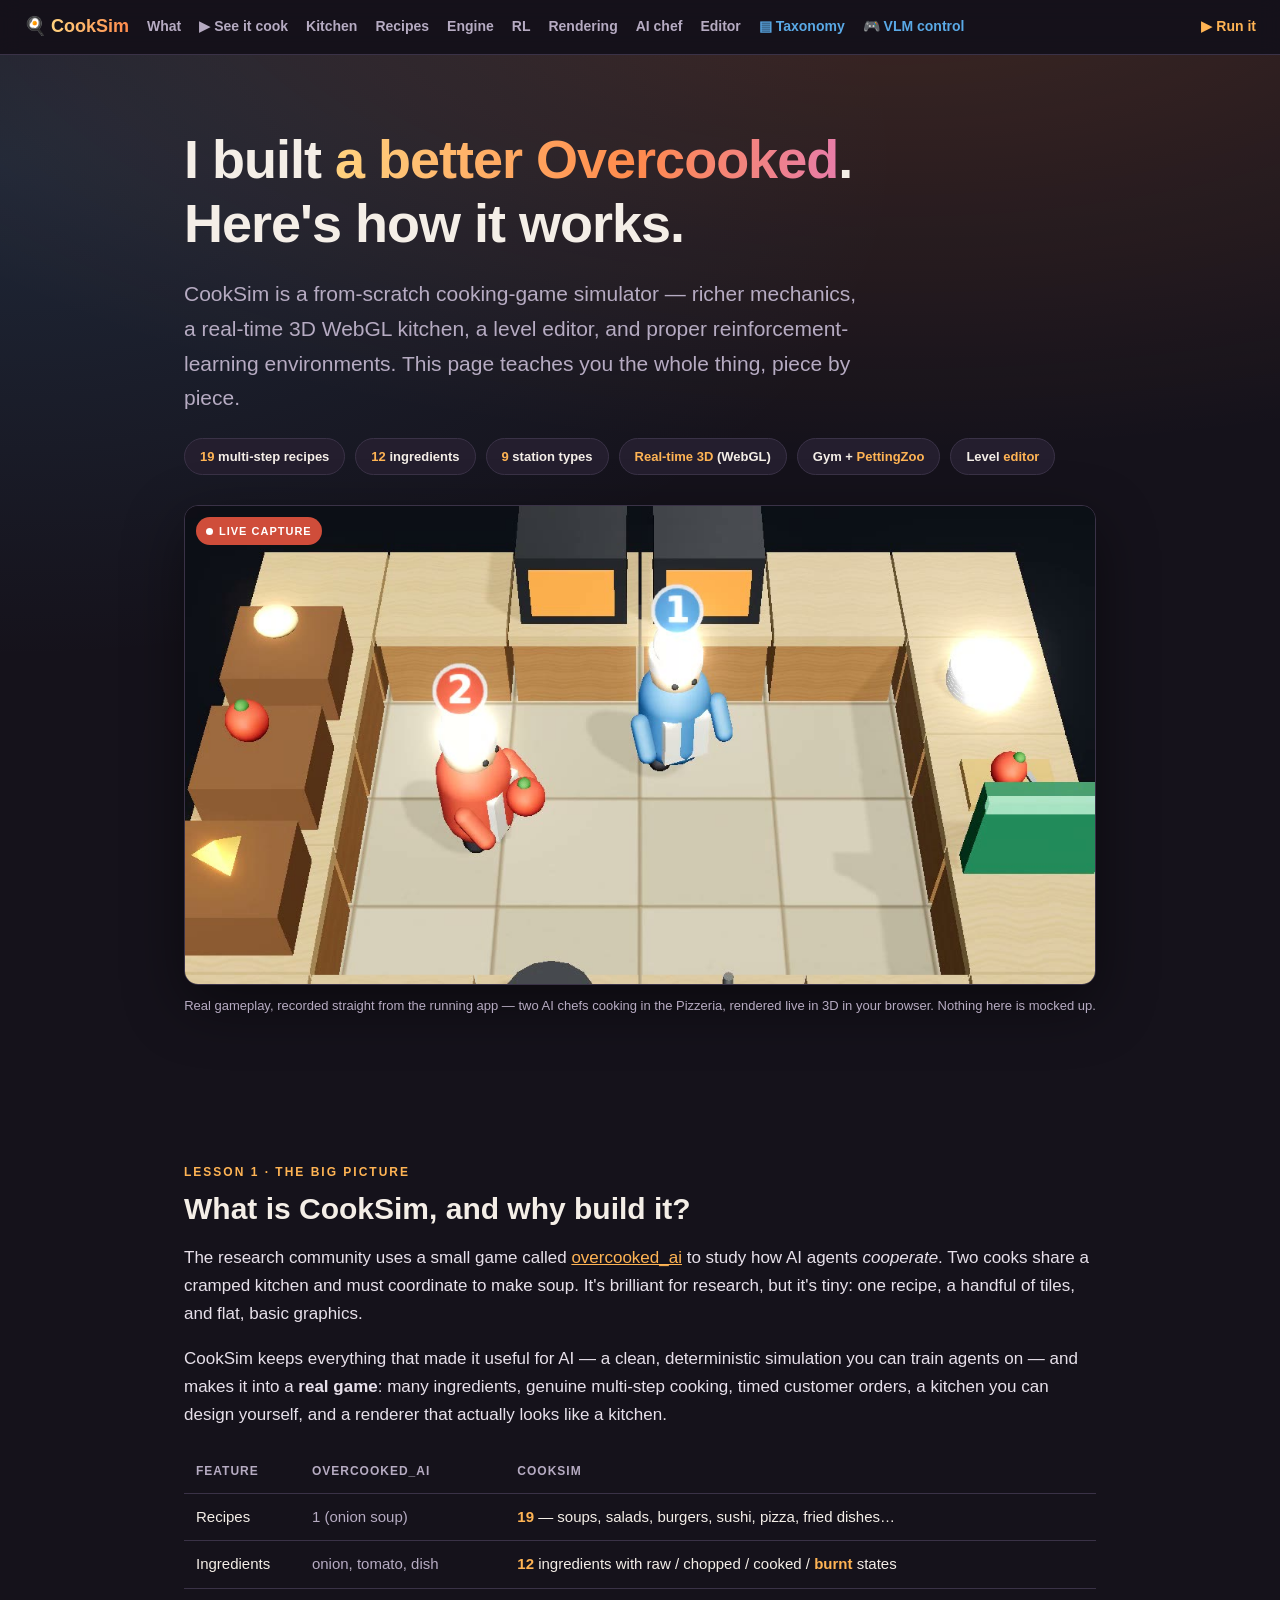
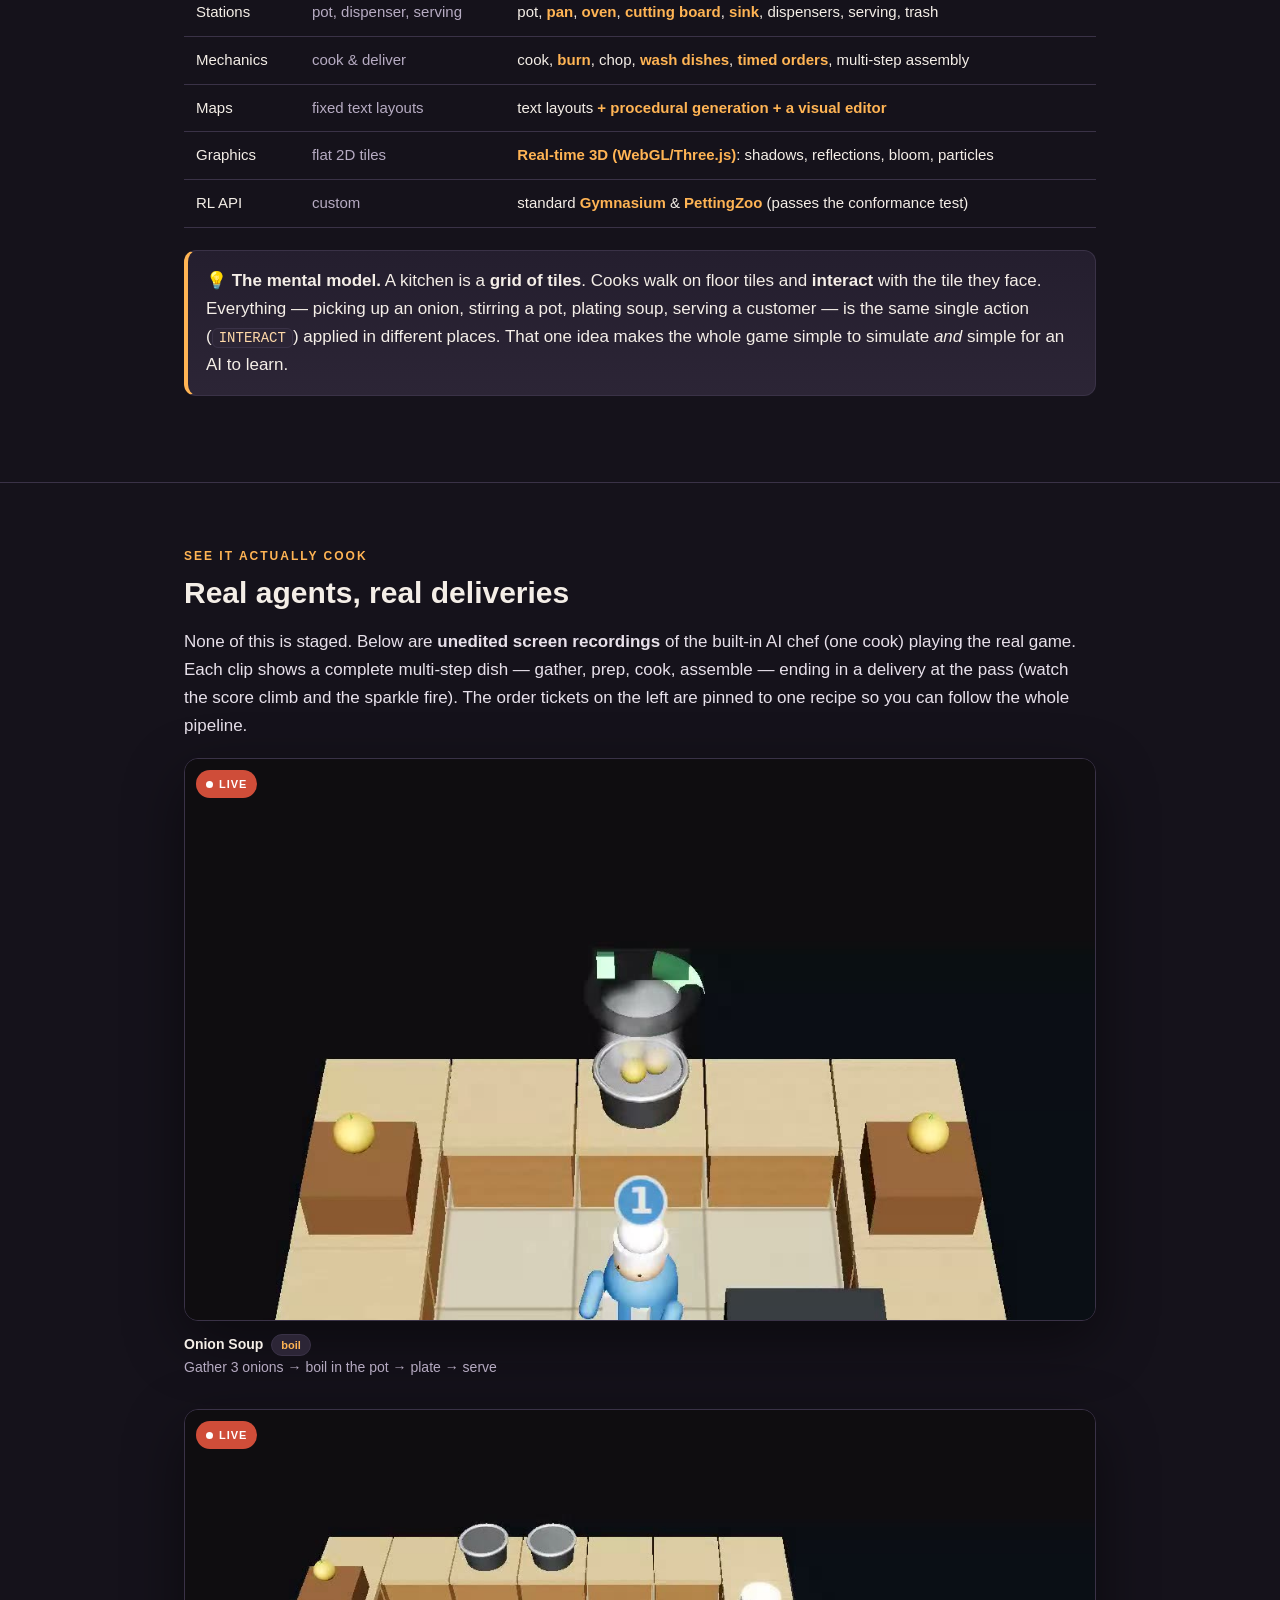
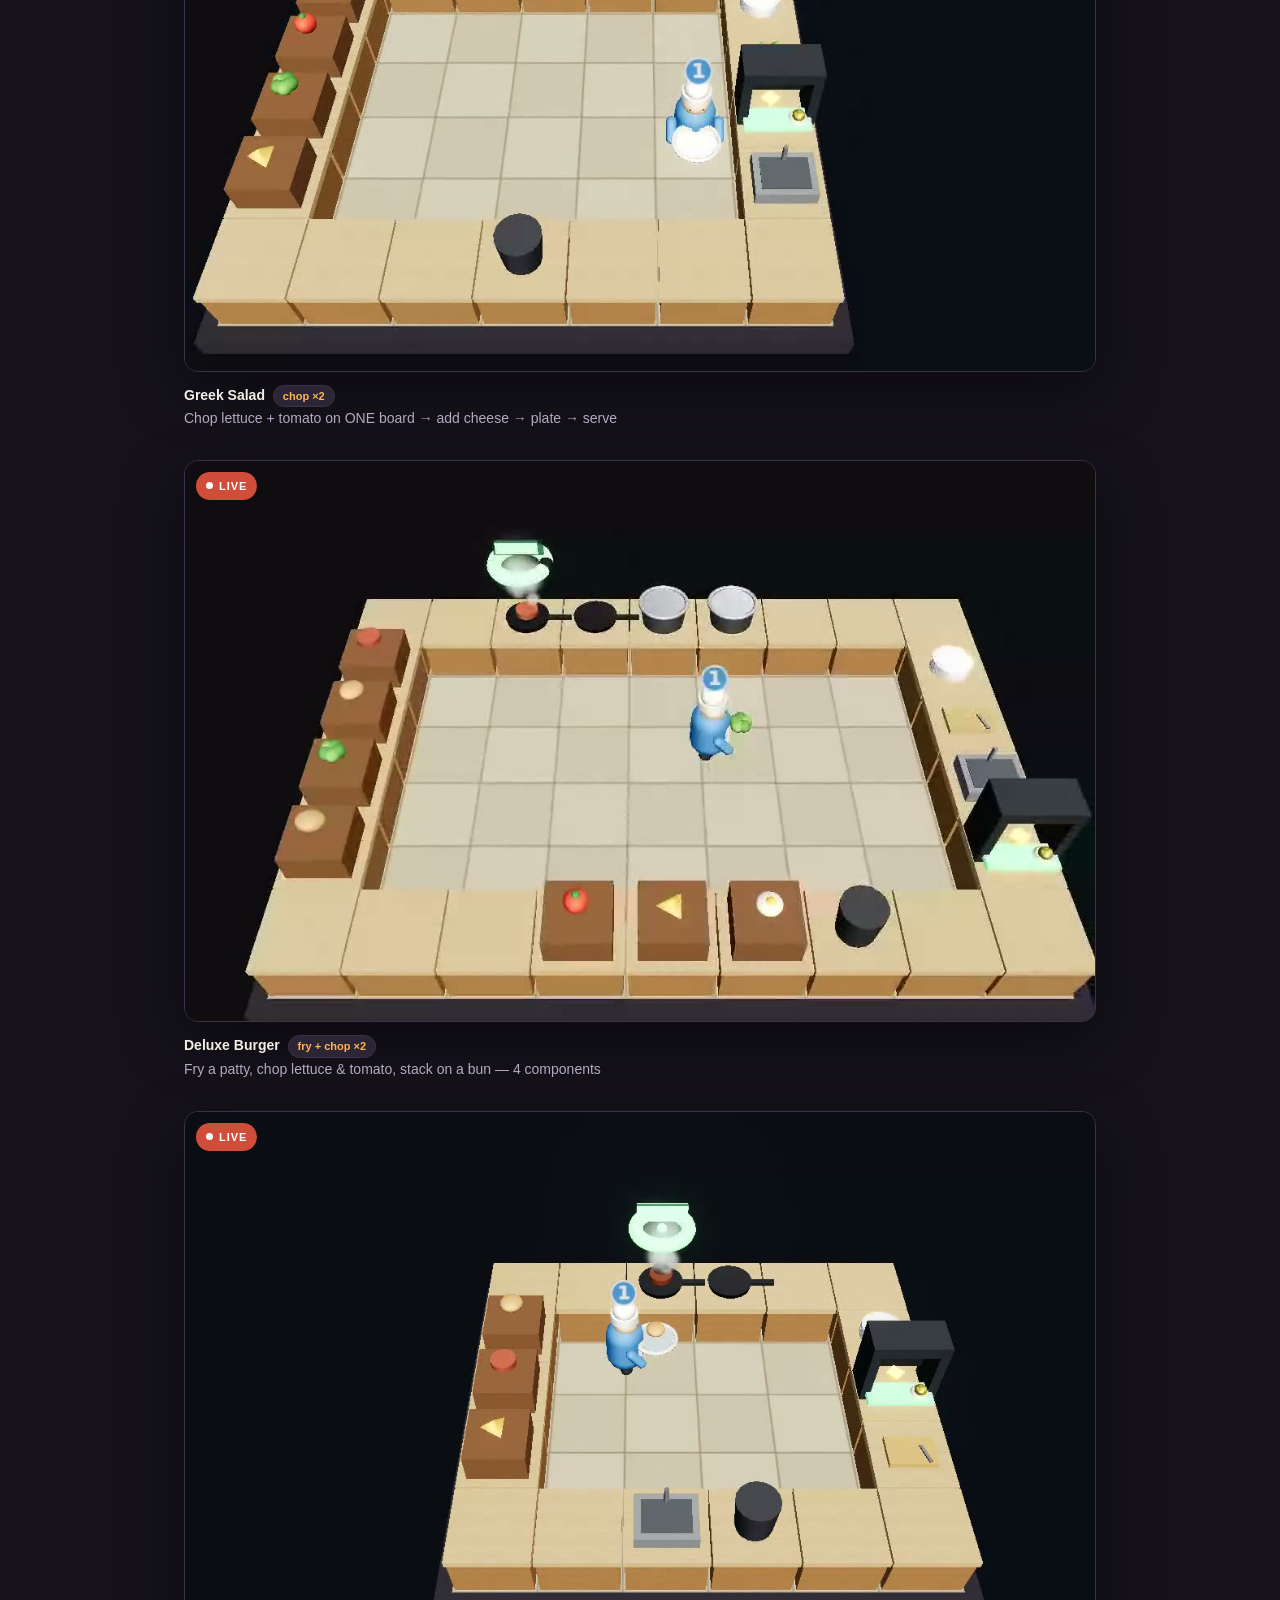
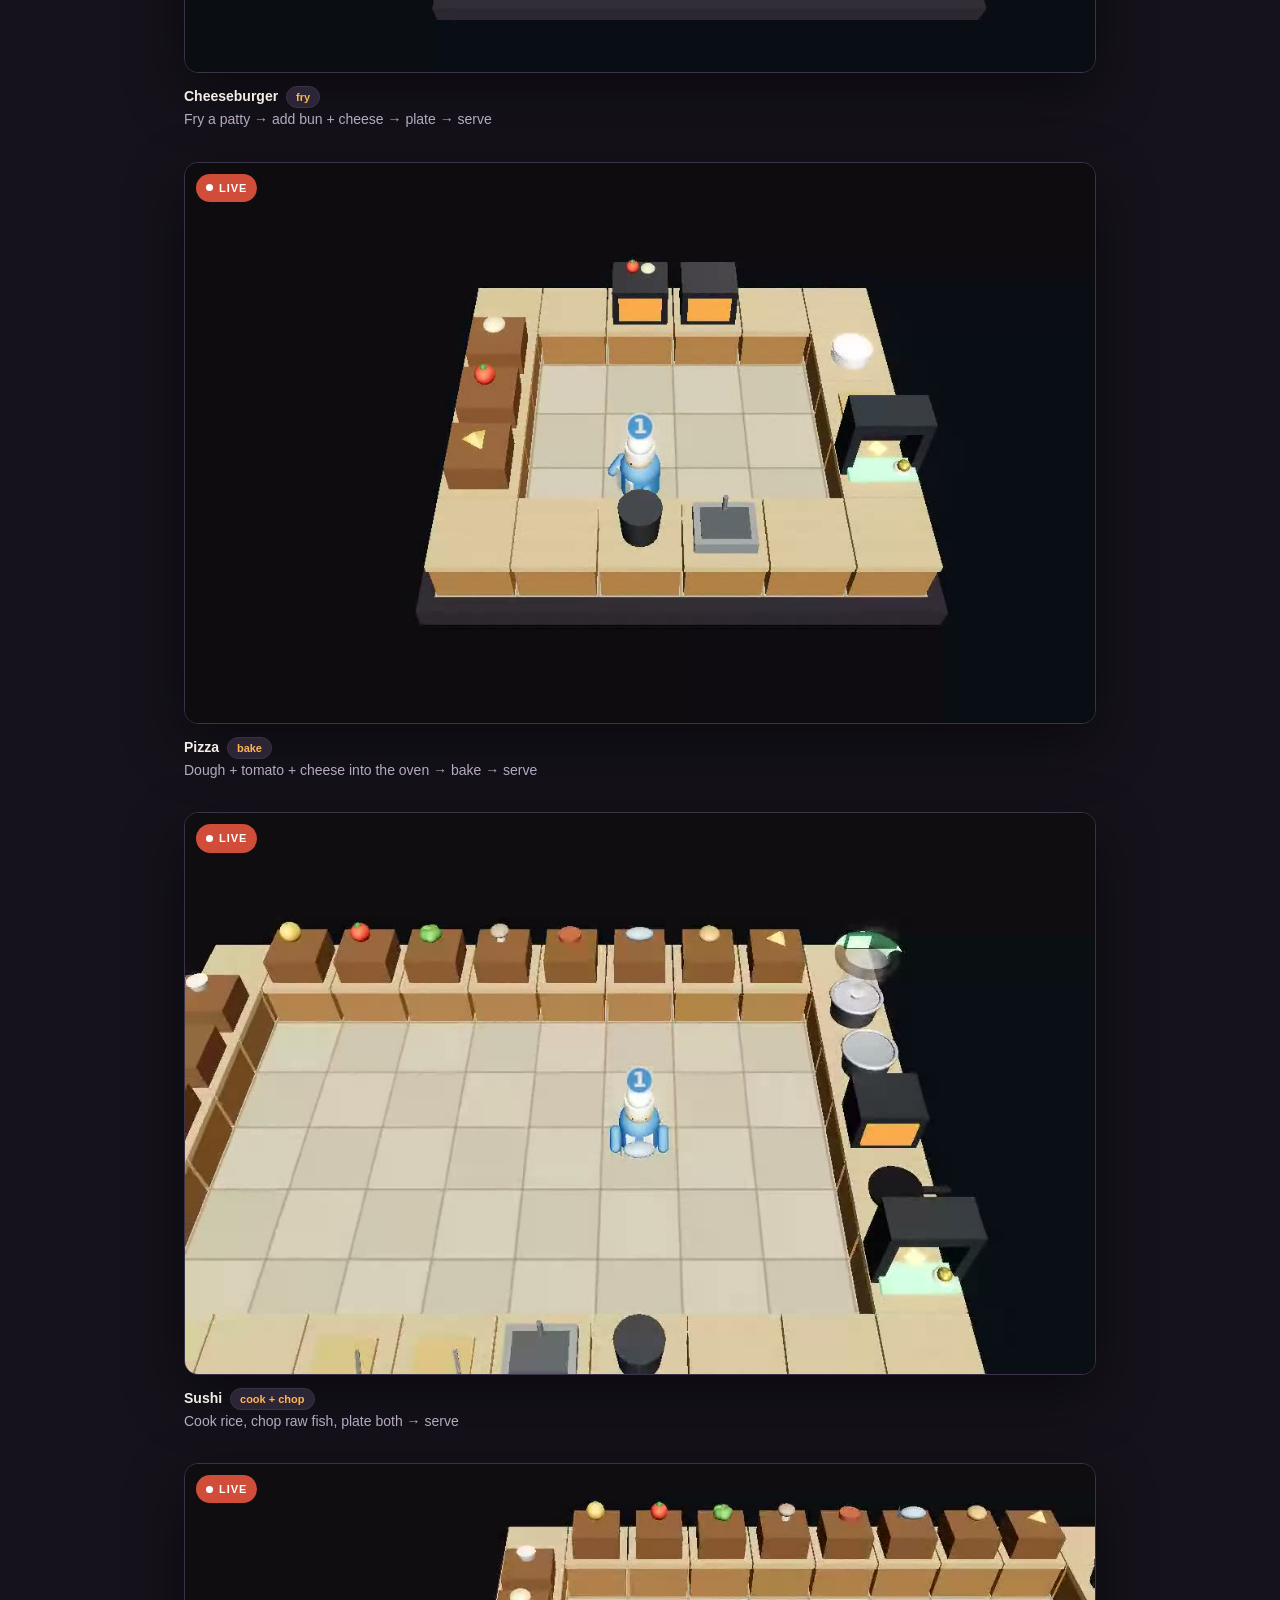
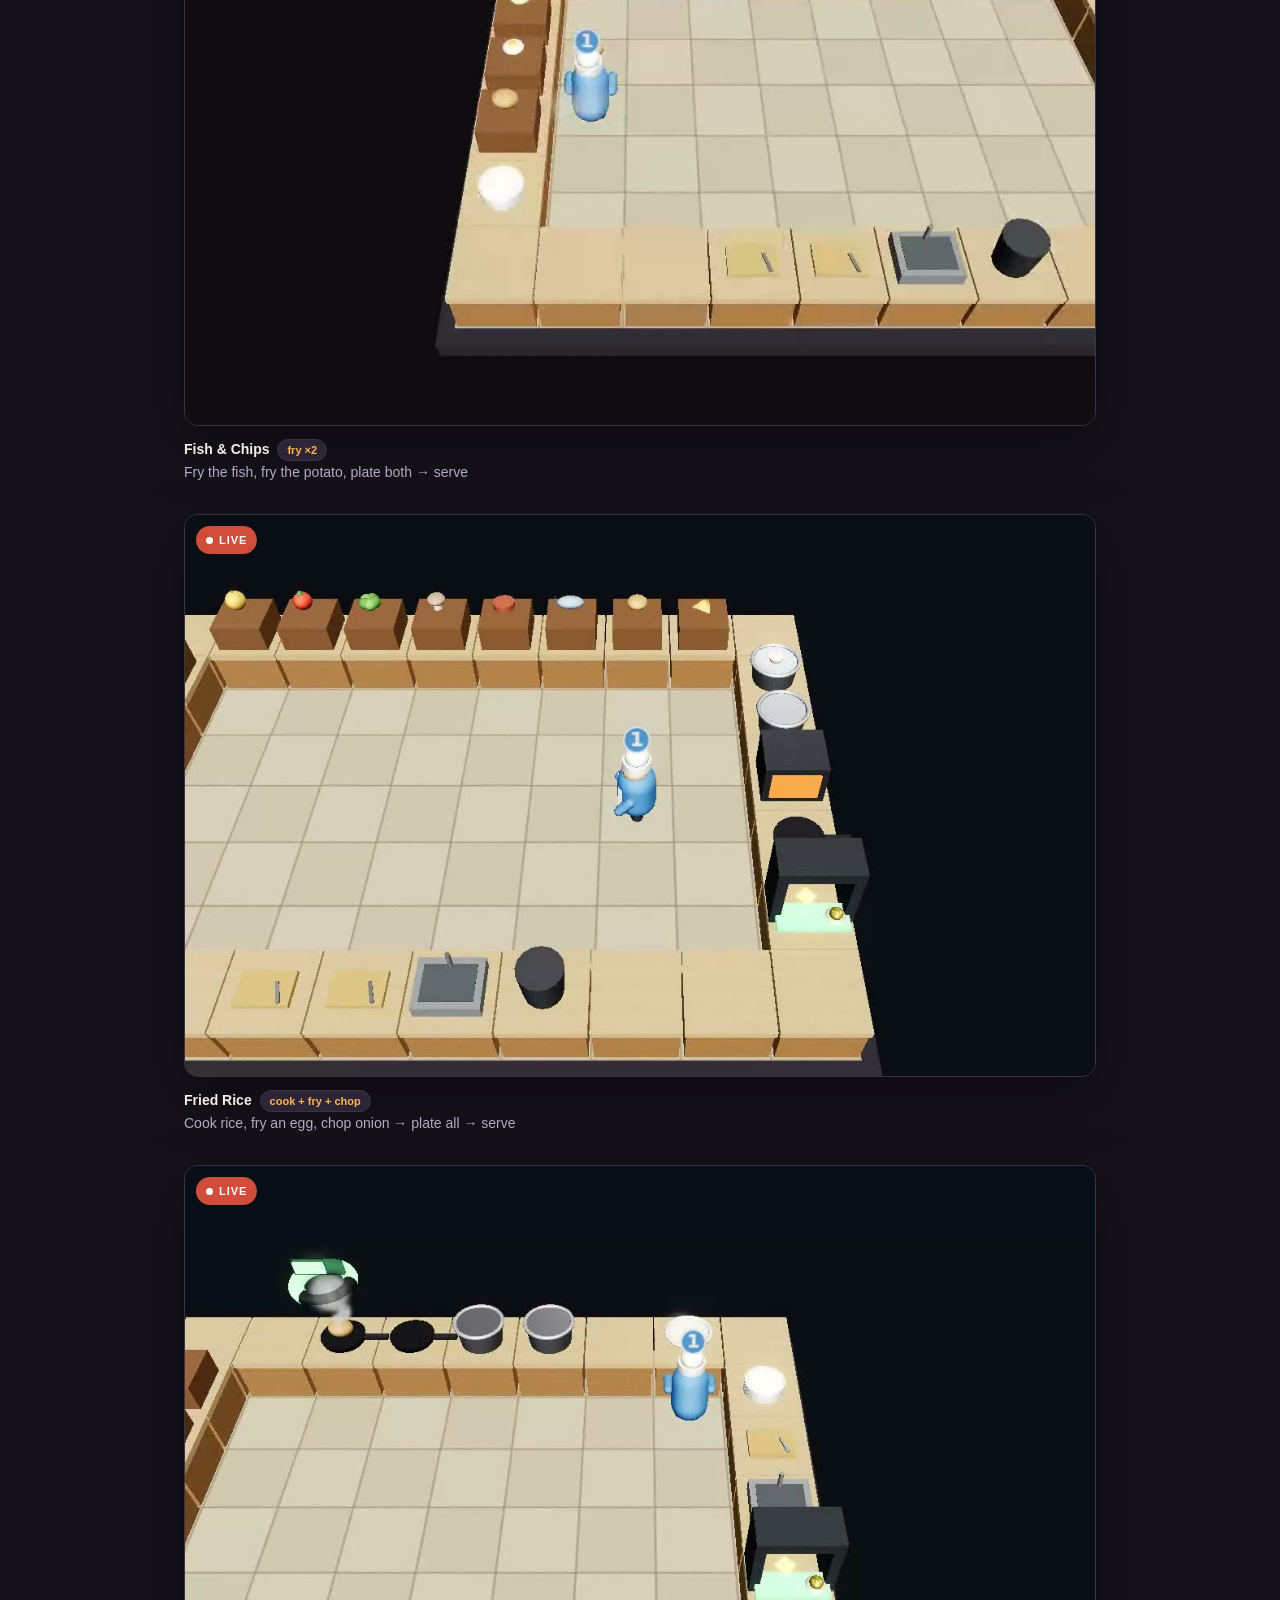
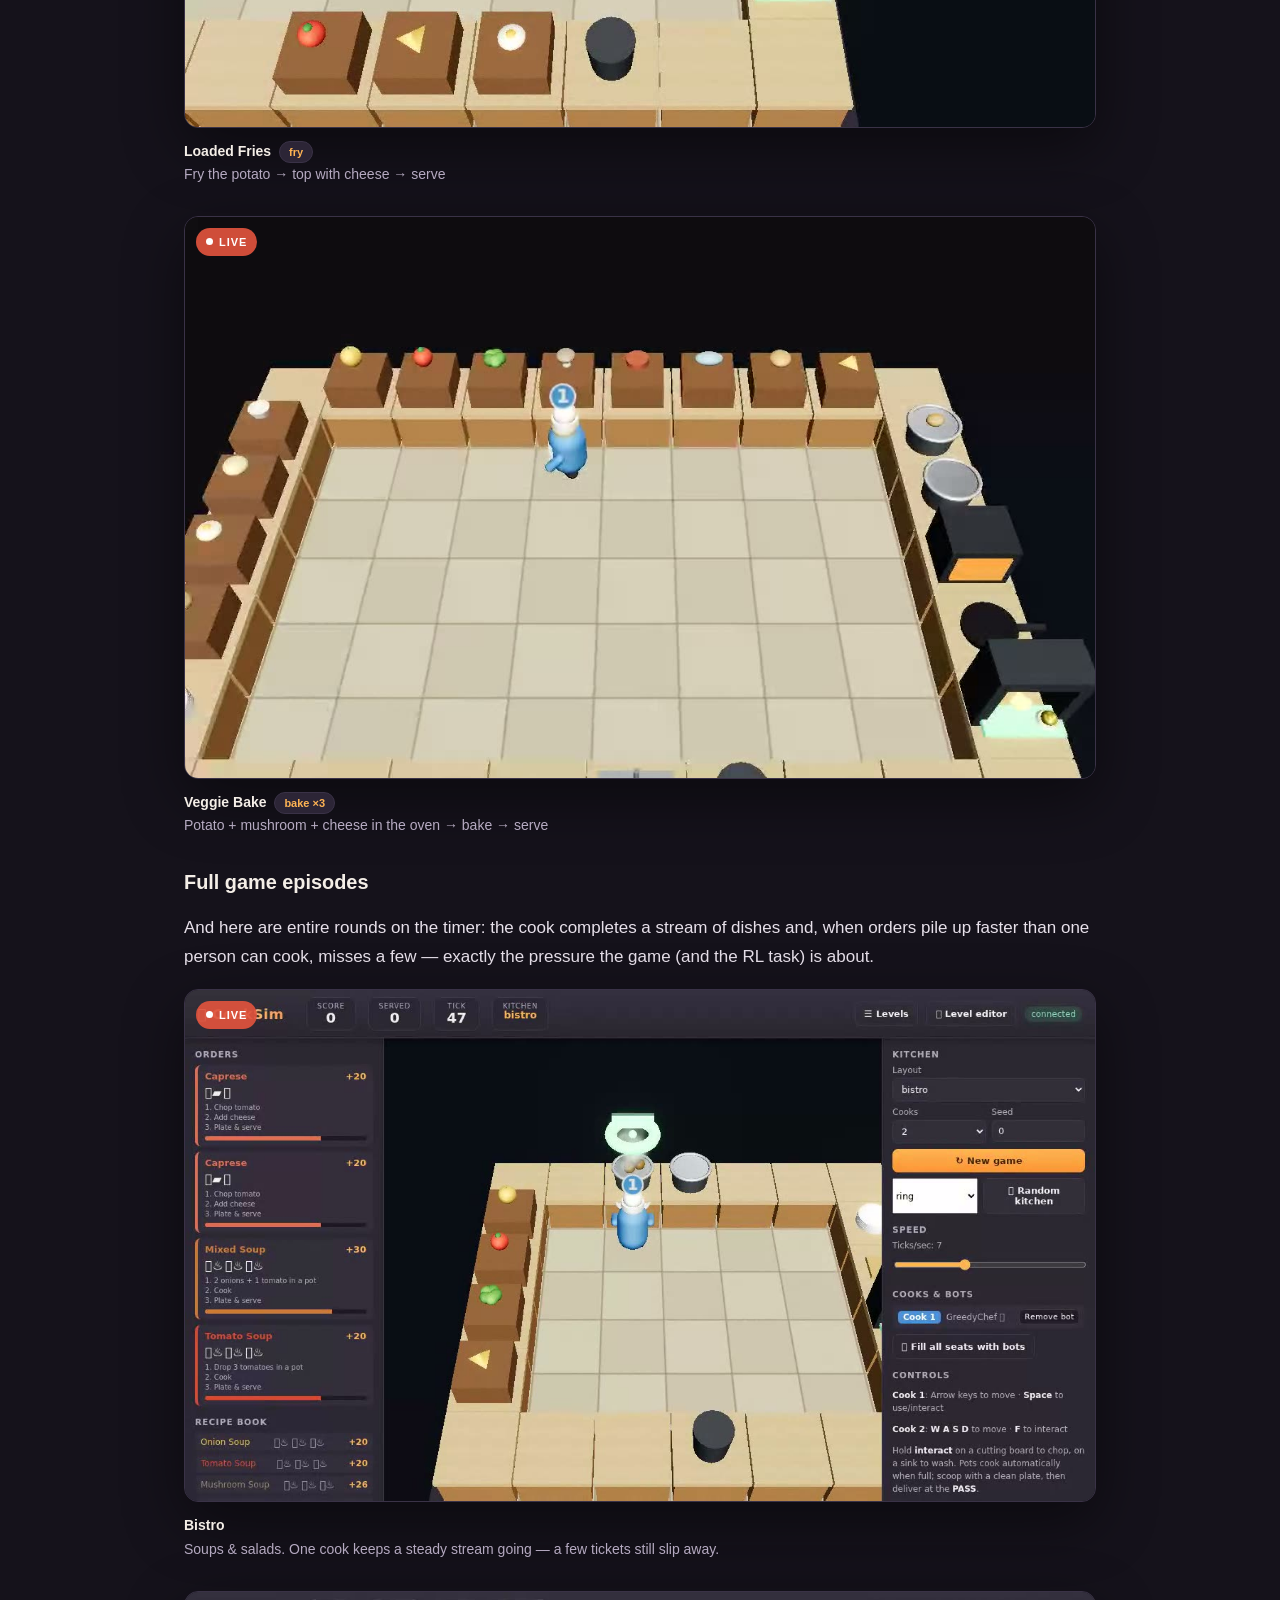
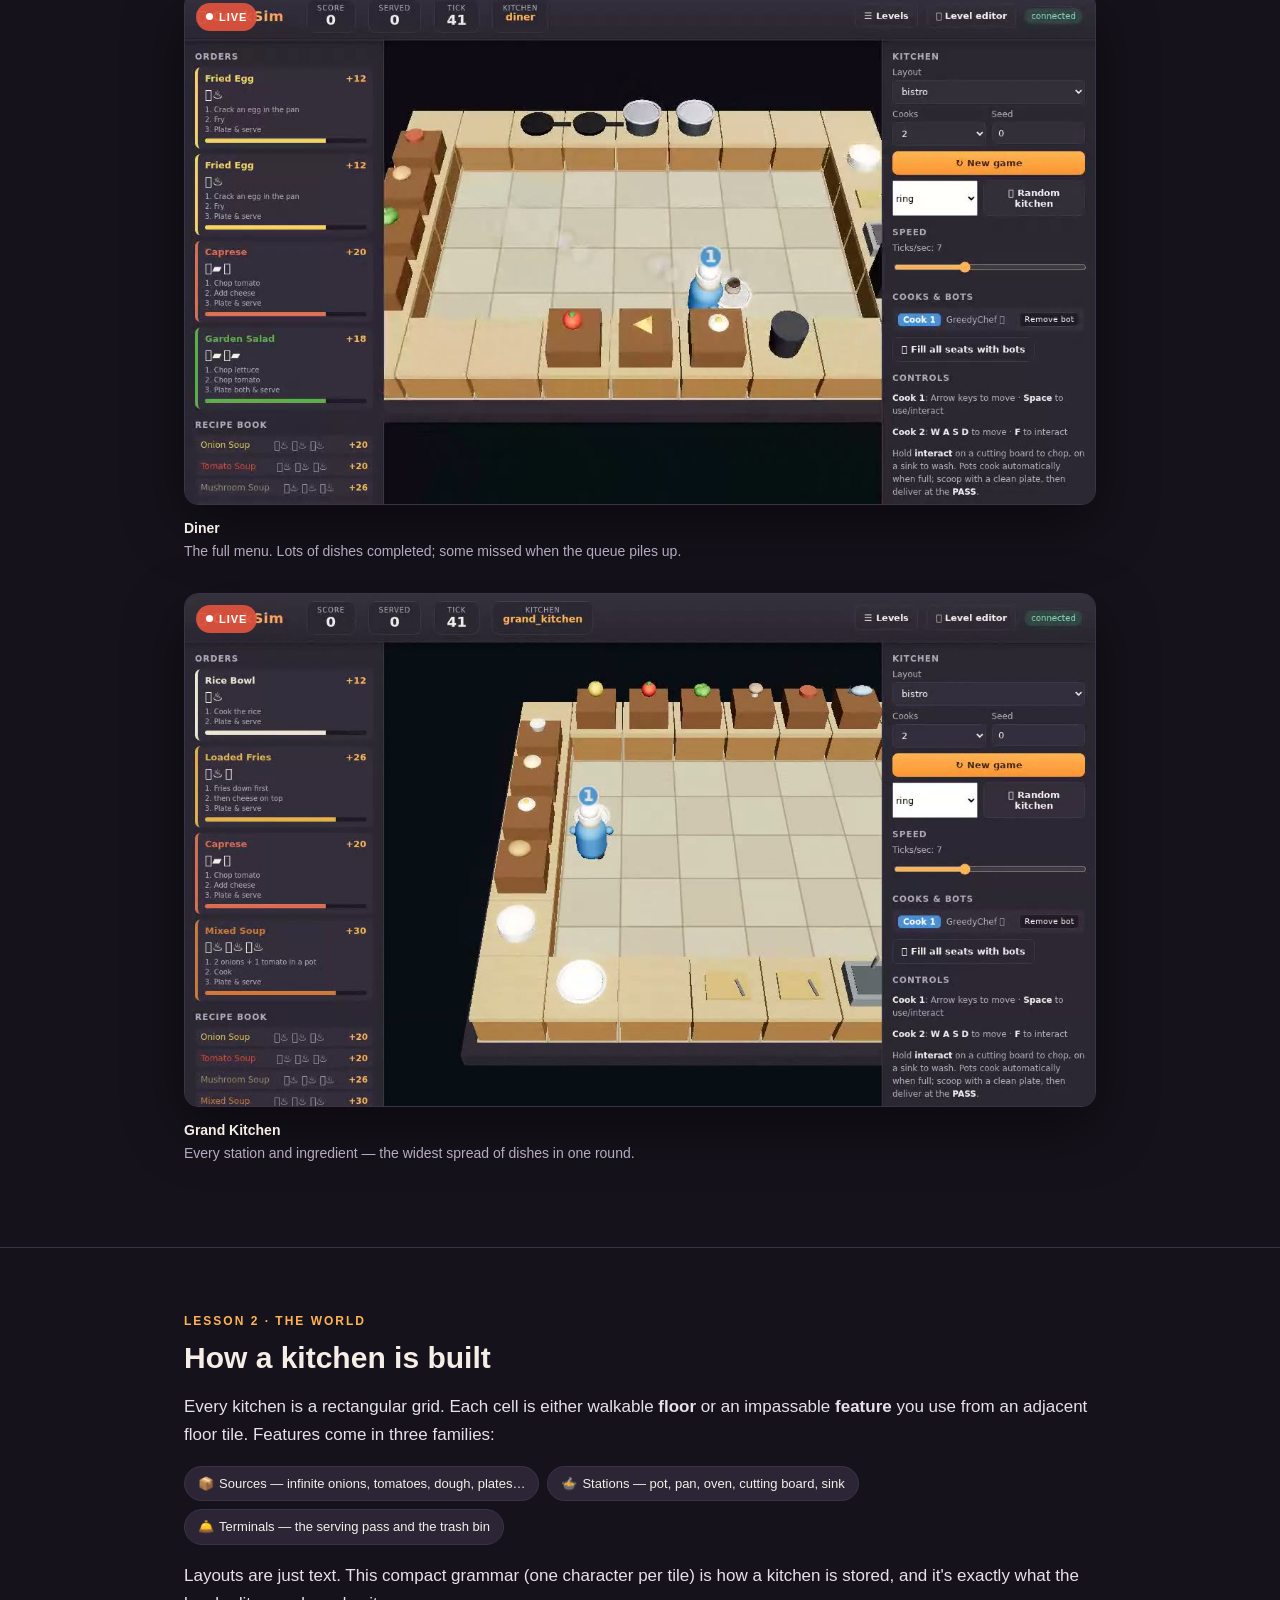
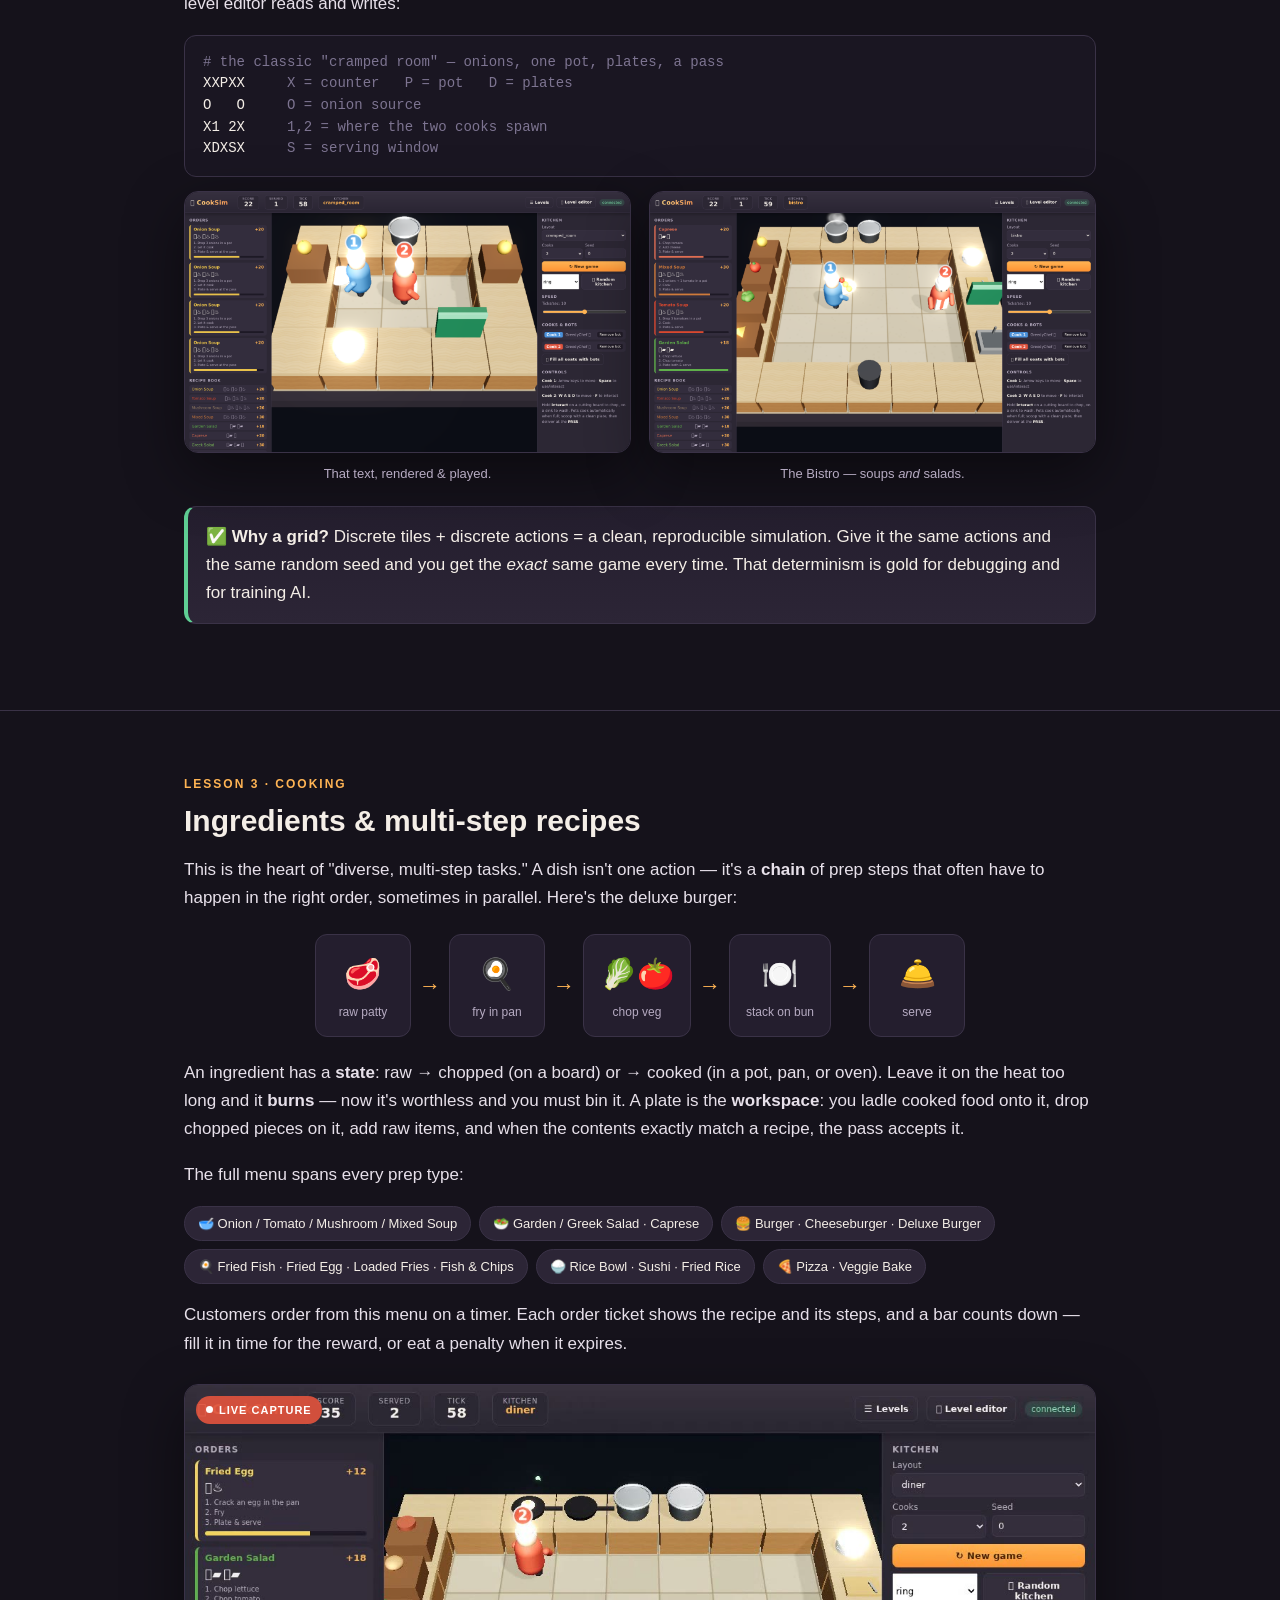
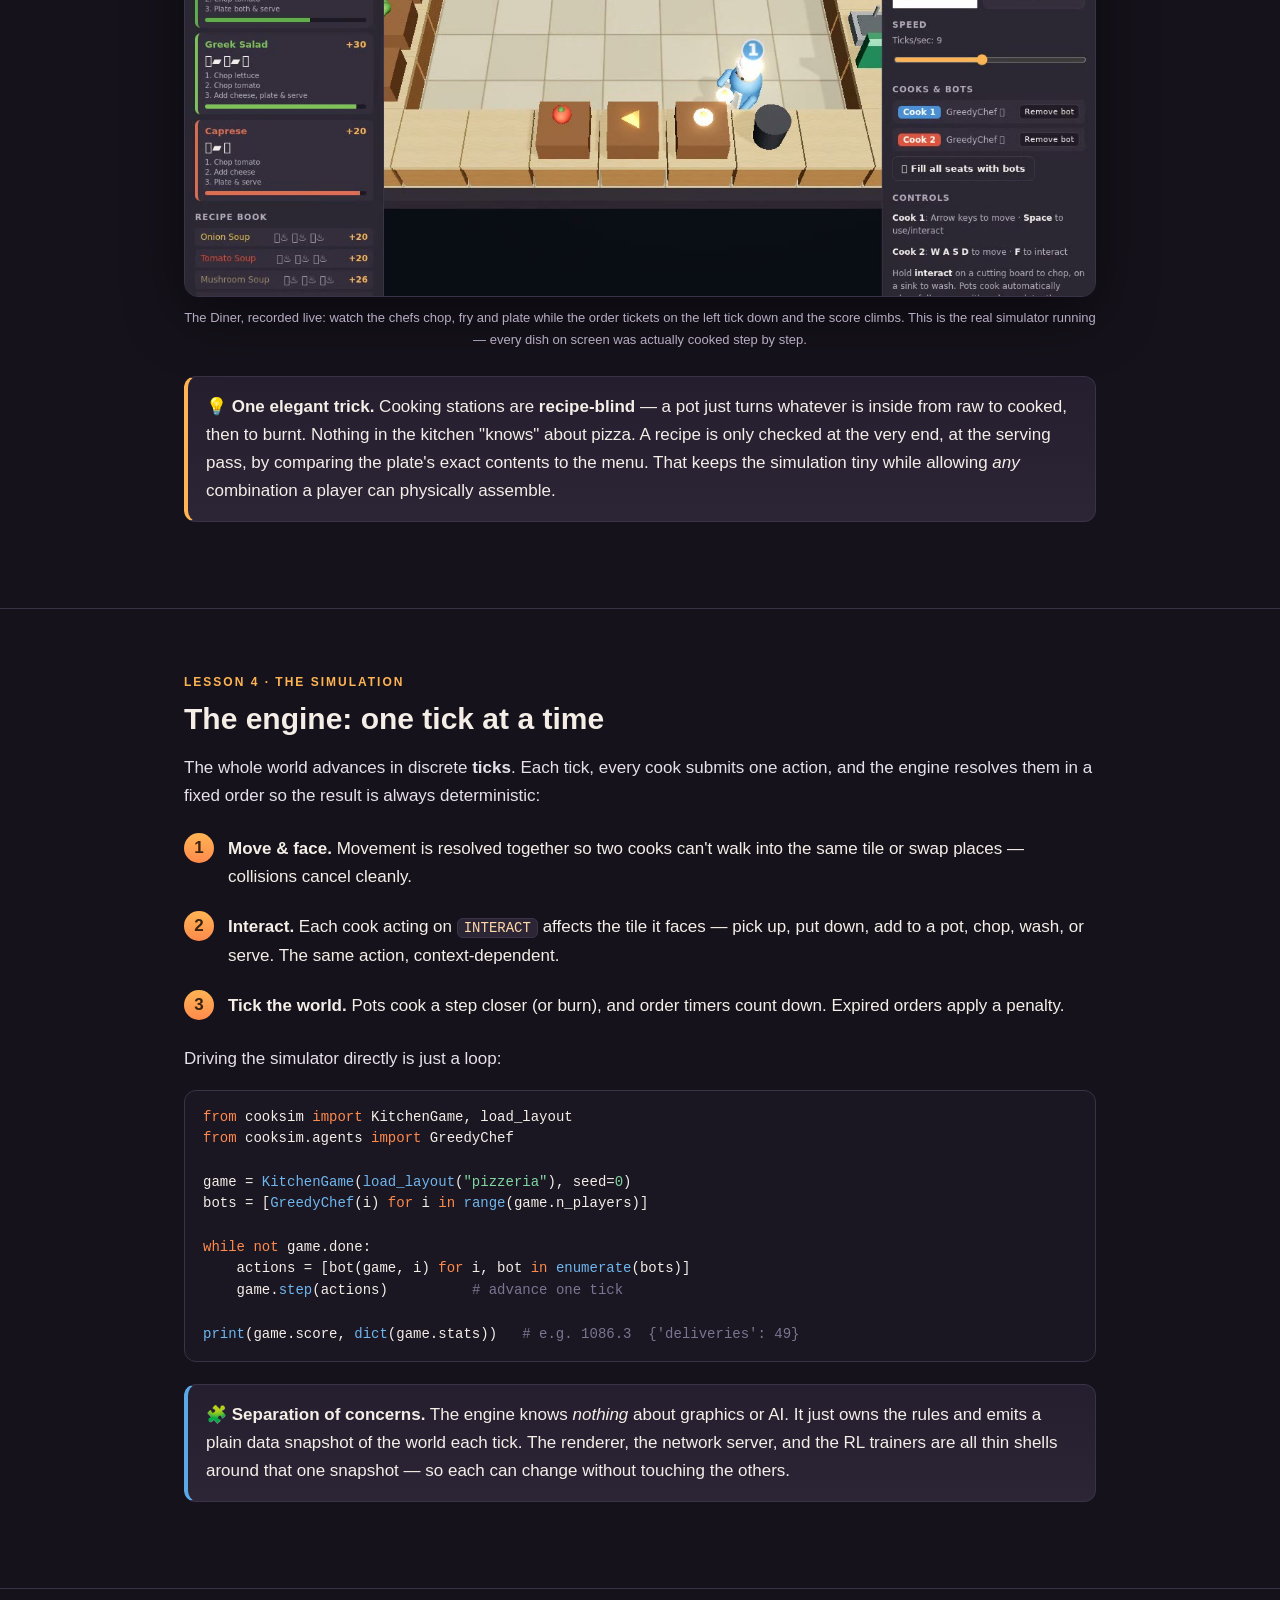
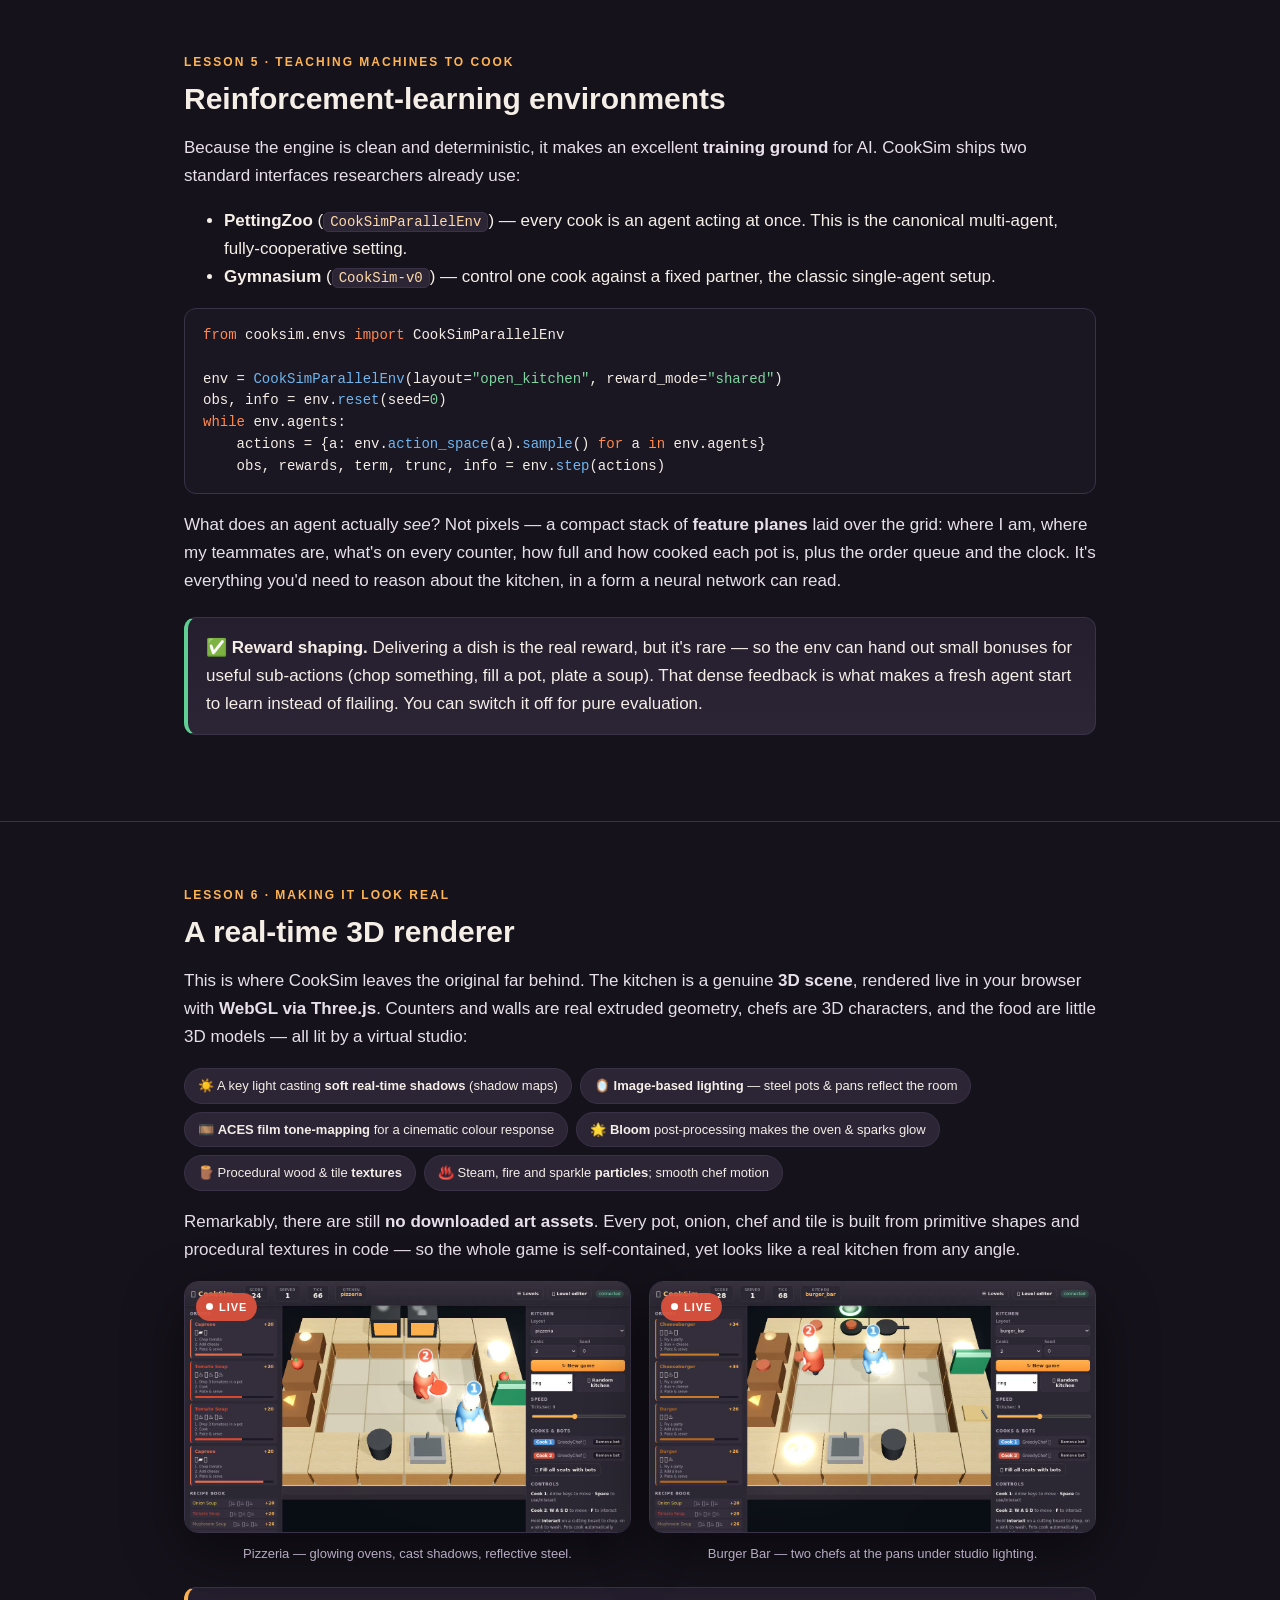
<file: index.html>
<!DOCTYPE html>
<html lang="en">
<head>
<meta charset="UTF-8" />
<meta name="viewport" content="width=device-width, initial-scale=1.0" />
<title>CookSim — How I Built a Better Overcooked, Explained</title>
<meta name="description" content="A teaching walkthrough of CookSim: a high-fidelity Overcooked-style cooking simulator with multi-step recipes, a real-time 3D (Three.js) renderer, a level editor, and reinforcement-learning environments." />
<style>
  :root{
    --bg:#15121b; --bg2:#1d1825; --card:#241e2e; --card2:#2c2536;
    --ink:#f4eee7; --muted:#b6abc2; --line:#3a3247;
    --accent:#ffb454; --accent2:#ff8a4c; --green:#5fcf94; --blue:#5aa9e6; --pink:#e87da8;
    --code:#1a1622;
  }
  *{box-sizing:border-box}
  html{scroll-behavior:smooth}
  body{margin:0;font-family:-apple-system,BlinkMacSystemFont,"Segoe UI",Roboto,Helvetica,Arial,sans-serif;
    background:var(--bg);color:var(--ink);line-height:1.65;font-size:17px}
  a{color:var(--accent)}
  h1,h2,h3{line-height:1.2;font-weight:800}
  code,pre{font-family:"SF Mono", Menlo,Consolas,monospace}

  /* nav */
  nav{position:sticky;top:0;z-index:20;background:rgba(21,18,27,.86);backdrop-filter:blur(10px);
    border-bottom:1px solid var(--line);display:flex;align-items:center;gap:18px;padding:12px 24px;flex-wrap:wrap}
  nav .logo{font-weight:800;font-size:18px}
  nav .logo span{background:linear-gradient(90deg,#ffd27f,#ff8a4c);-webkit-background-clip:text;background-clip:text;color:transparent}
  nav a{color:var(--muted);text-decoration:none;font-size:14px;font-weight:600}
  nav a:hover{color:var(--ink)}
  nav .spacer{flex:1}

  .wrap{max-width:960px;margin:0 auto;padding:0 24px}
  section{padding:64px 0;border-bottom:1px solid var(--line)}
  section h2{font-size:30px;margin:0 0 6px}
  section .kicker{color:var(--accent);font-weight:800;letter-spacing:2px;text-transform:uppercase;font-size:12px;margin-bottom:8px}
  p{color:#e7e0ea}
  .muted{color:var(--muted)}

  /* hero */
  header.hero{padding:72px 0 56px;background:
    radial-gradient(1200px 500px at 70% -10%,rgba(255,138,76,.18),transparent),
    radial-gradient(900px 500px at 0% 10%,rgba(90,169,230,.14),transparent)}
  header.hero h1{font-size:54px;margin:0 0 12px;letter-spacing:-1px}
  header.hero h1 .g{background:linear-gradient(90deg,#ffd27f,#ff8a4c 60%,#e87da8);-webkit-background-clip:text;background-clip:text;color:transparent}
  header.hero p.lead{font-size:21px;color:var(--muted);max-width:680px}
  .badges{display:flex;gap:10px;flex-wrap:wrap;margin:22px 0 30px}
  .badge{background:var(--card);border:1px solid var(--line);border-radius:30px;padding:7px 15px;font-size:13px;font-weight:600}
  .badge b{color:var(--accent)}

  figure{margin:26px 0}
  figure img,figure video{width:100%;border-radius:14px;border:1px solid var(--line);box-shadow:0 20px 60px rgba(0,0,0,.45);display:block;background:#15131b}
  .videowrap{position:relative}
  .live-badge{position:absolute;top:12px;left:12px;z-index:2;background:rgba(224,83,61,.92);color:#fff;font-size:11px;font-weight:800;letter-spacing:1px;padding:5px 10px;border-radius:20px;display:flex;align-items:center;gap:6px}
  .live-badge::before{content:"";width:7px;height:7px;border-radius:50%;background:#fff;animation:blink 1.2s infinite}
  @keyframes blink{50%{opacity:.3}}
  figcaption{color:var(--muted);font-size:13px;margin-top:10px;text-align:center}
  .grid2{display:grid;grid-template-columns:1fr 1fr;gap:18px}
  .grid2 figure{margin:0}
  @media(max-width:760px){.grid2{grid-template-columns:1fr}}

  .callout{background:linear-gradient(180deg,var(--card),var(--card2));border:1px solid var(--line);
    border-left:4px solid var(--accent);border-radius:12px;padding:16px 18px;margin:22px 0}
  .callout.green{border-left-color:var(--green)}
  .callout.blue{border-left-color:var(--blue)}
  .callout b{color:var(--ink)}

  pre{background:var(--code);border:1px solid var(--line);border-radius:12px;padding:16px 18px;overflow-x:auto;font-size:14px;line-height:1.55}
  pre .c{color:#7d7491}      /* comment */
  pre .k{color:#ff8a4c}      /* keyword */
  pre .s{color:#7fd6a0}      /* string */
  pre .f{color:#6fb6ee}      /* func/name */
  code.inline{background:var(--card2);border:1px solid var(--line);border-radius:6px;padding:1px 6px;font-size:14px;color:#ffd9a8}

  table{width:100%;border-collapse:collapse;margin:22px 0;font-size:15px}
  th,td{padding:11px 12px;border-bottom:1px solid var(--line);text-align:left;vertical-align:top}
  th{color:var(--muted);font-size:12px;text-transform:uppercase;letter-spacing:1px}
  td b{color:var(--accent)}
  .vs td:nth-child(2){color:var(--muted)}
  .vs td:nth-child(3){color:var(--ink)}

  /* pipeline diagram */
  .pipe{display:flex;align-items:center;gap:8px;flex-wrap:wrap;margin:22px 0;justify-content:center}
  .pstep{background:var(--card);border:1px solid var(--line);border-radius:12px;padding:14px 16px;text-align:center;min-width:96px}
  .pstep .emoji{font-size:30px}
  .pstep .lbl{font-size:12px;color:var(--muted);margin-top:4px}
  .arrow{color:var(--accent);font-size:22px;font-weight:800}

  .chips{display:flex;gap:8px;flex-wrap:wrap;margin:16px 0}
  .chip{background:var(--card2);border:1px solid var(--line);border-radius:20px;padding:6px 13px;font-size:13px}
  .chip .em{margin-right:5px}

  .steps-list{counter-reset:s;list-style:none;padding:0}
  .steps-list li{position:relative;padding:8px 0 8px 44px;margin:6px 0}
  .steps-list li::before{counter-increment:s;content:counter(s);position:absolute;left:0;top:6px;
    width:30px;height:30px;border-radius:50%;background:linear-gradient(180deg,var(--accent),var(--accent2));
    color:#3a2410;font-weight:800;display:flex;align-items:center;justify-content:center}

  footer{padding:50px 0 70px;text-align:center;color:var(--muted)}
  .tag{display:inline-block;background:var(--card2);border:1px solid var(--line);border-radius:6px;padding:2px 8px;font-size:12px;color:var(--muted);margin:0 3px}

  .vgrid{display:flex;flex-direction:column;gap:30px;margin:18px 0}
  .vcard{margin:0}
  .vcard figcaption{text-align:left;font-size:14px;margin-top:12px}
  .vtag{display:inline-block;background:var(--card2);border:1px solid var(--line);border-radius:20px;padding:1px 9px;font-size:11px;color:var(--accent);font-weight:700;margin-left:4px}
</style>
</head>
<body>
<nav>
  <div class="logo">🍳 <span>CookSim</span></div>
  <a href="#what">What</a>
  <a href="#watch">▶ See it cook</a>
  <a href="#kitchen">Kitchen</a>
  <a href="#recipes">Recipes</a>
  <a href="#engine">Engine</a>
  <a href="#rl">RL</a>
  <a href="#render">Rendering</a>
  <a href="#ai">AI chef</a>
  <a href="#editor">Editor</a>
  <a href="taxonomy.html" style="color:var(--blue)">▤ Taxonomy</a>
  <a href="actions.html" style="color:var(--blue)">🎮 VLM control</a>
  <span class="spacer"></span>
  <a href="#play" style="color:var(--accent)">▶ Run it</a>
</nav>

<header class="hero">
  <div class="wrap">
    <h1>I built <span class="g">a better Overcooked</span>.<br/>Here's how it works.</h1>
    <p class="lead">CookSim is a from-scratch cooking-game simulator — richer mechanics, a real-time 3D WebGL kitchen,
       a level editor, and proper reinforcement-learning environments. This page teaches you the whole thing,
       piece by piece.</p>
    <div class="badges">
      <div class="badge"><b>19</b> multi-step recipes</div>
      <div class="badge"><b>12</b> ingredients</div>
      <div class="badge"><b>9</b> station types</div>
      <div class="badge"><b>Real-time 3D</b> (WebGL)</div>
      <div class="badge">Gym + <b>PettingZoo</b></div>
      <div class="badge">Level <b>editor</b></div>
    </div>
    <figure class="videowrap">
      <span class="live-badge">LIVE CAPTURE</span>
      <video src="assets/hero.mp4" poster="assets/hero-poster.jpg" autoplay muted loop playsinline preload="metadata"></video>
      <figcaption>Real gameplay, recorded straight from the running app — two AI chefs cooking in the Pizzeria, rendered live in 3D in your browser. Nothing here is mocked up.</figcaption>
    </figure>
  </div>
</header>

<section id="what">
  <div class="wrap">
    <div class="kicker">Lesson 1 · The big picture</div>
    <h2>What is CookSim, and why build it?</h2>
    <p>The research community uses a small game called <a href="https://github.com/HumanCompatibleAI/overcooked_ai">overcooked_ai</a>
       to study how AI agents <em>cooperate</em>. Two cooks share a cramped kitchen and must coordinate to make soup. It's brilliant
       for research, but it's tiny: one recipe, a handful of tiles, and flat, basic graphics.</p>
    <p>CookSim keeps everything that made it useful for AI — a clean, deterministic simulation you can train agents on —
       and makes it into a <b>real game</b>: many ingredients, genuine multi-step cooking, timed customer orders, a kitchen you can
       design yourself, and a renderer that actually looks like a kitchen.</p>

    <table class="vs">
      <tr><th>Feature</th><th>overcooked_ai</th><th>CookSim</th></tr>
      <tr><td>Recipes</td><td>1 (onion soup)</td><td><b>19</b> — soups, salads, burgers, sushi, pizza, fried dishes…</td></tr>
      <tr><td>Ingredients</td><td>onion, tomato, dish</td><td><b>12</b> ingredients with raw / chopped / cooked / <b>burnt</b> states</td></tr>
      <tr><td>Stations</td><td>pot, dispenser, serving</td><td>pot, <b>pan</b>, <b>oven</b>, <b>cutting board</b>, <b>sink</b>, dispensers, serving, trash</td></tr>
      <tr><td>Mechanics</td><td>cook &amp; deliver</td><td>cook, <b>burn</b>, chop, <b>wash dishes</b>, <b>timed orders</b>, multi-step assembly</td></tr>
      <tr><td>Maps</td><td>fixed text layouts</td><td>text layouts <b>+ procedural generation + a visual editor</b></td></tr>
      <tr><td>Graphics</td><td>flat 2D tiles</td><td><b>Real-time 3D (WebGL/Three.js)</b>: shadows, reflections, bloom, particles</td></tr>
      <tr><td>RL API</td><td>custom</td><td>standard <b>Gymnasium</b> &amp; <b>PettingZoo</b> (passes the conformance test)</td></tr>
    </table>

    <div class="callout">
      <b>💡 The mental model.</b> A kitchen is a <b>grid of tiles</b>. Cooks walk on floor tiles and <b>interact</b> with the
      tile they face. Everything — picking up an onion, stirring a pot, plating soup, serving a customer — is the same
      single action (<code class="inline">INTERACT</code>) applied in different places. That one idea makes the whole game simple to simulate
      <em>and</em> simple for an AI to learn.
    </div>
  </div>
</section>


<section id="watch">
  <div class="wrap">
    <div class="kicker">See it actually cook</div>
    <h2>Real agents, real deliveries</h2>
    <p>None of this is staged. Below are <b>unedited screen recordings</b> of the built-in AI chef (one cook) playing the
       real game. Each clip shows a complete multi-step dish — gather, prep, cook, assemble — ending in a delivery at the pass
       (watch the score climb and the sparkle fire). The order tickets on the left are pinned to one recipe so you can follow
       the whole pipeline.</p>
    <div class="vgrid">
      <figure class="vcard videowrap"><span class="live-badge">LIVE</span><video src="assets/clips/onion_soup.mp4" poster="assets/clips/onion_soup.jpg" muted loop playsinline preload="none"></video><figcaption><b style="color:var(--ink)">Onion Soup</b> <span class="vtag">boil</span><br>Gather 3 onions → boil in the pot → plate → serve</figcaption></figure>
<figure class="vcard videowrap"><span class="live-badge">LIVE</span><video src="assets/clips/greek_salad.mp4" poster="assets/clips/greek_salad.jpg" muted loop playsinline preload="none"></video><figcaption><b style="color:var(--ink)">Greek Salad</b> <span class="vtag">chop ×2</span><br>Chop lettuce + tomato on ONE board → add cheese → plate → serve</figcaption></figure>
<figure class="vcard videowrap"><span class="live-badge">LIVE</span><video src="assets/clips/deluxe_burger.mp4" poster="assets/clips/deluxe_burger.jpg" muted loop playsinline preload="none"></video><figcaption><b style="color:var(--ink)">Deluxe Burger</b> <span class="vtag">fry + chop ×2</span><br>Fry a patty, chop lettuce & tomato, stack on a bun — 4 components</figcaption></figure>
<figure class="vcard videowrap"><span class="live-badge">LIVE</span><video src="assets/clips/cheeseburger.mp4" poster="assets/clips/cheeseburger.jpg" muted loop playsinline preload="none"></video><figcaption><b style="color:var(--ink)">Cheeseburger</b> <span class="vtag">fry</span><br>Fry a patty → add bun + cheese → plate → serve</figcaption></figure>
<figure class="vcard videowrap"><span class="live-badge">LIVE</span><video src="assets/clips/pizza.mp4" poster="assets/clips/pizza.jpg" muted loop playsinline preload="none"></video><figcaption><b style="color:var(--ink)">Pizza</b> <span class="vtag">bake</span><br>Dough + tomato + cheese into the oven → bake → serve</figcaption></figure>
<figure class="vcard videowrap"><span class="live-badge">LIVE</span><video src="assets/clips/sushi.mp4" poster="assets/clips/sushi.jpg" muted loop playsinline preload="none"></video><figcaption><b style="color:var(--ink)">Sushi</b> <span class="vtag">cook + chop</span><br>Cook rice, chop raw fish, plate both → serve</figcaption></figure>
<figure class="vcard videowrap"><span class="live-badge">LIVE</span><video src="assets/clips/fish_and_chips.mp4" poster="assets/clips/fish_and_chips.jpg" muted loop playsinline preload="none"></video><figcaption><b style="color:var(--ink)">Fish & Chips</b> <span class="vtag">fry ×2</span><br>Fry the fish, fry the potato, plate both → serve</figcaption></figure>
<figure class="vcard videowrap"><span class="live-badge">LIVE</span><video src="assets/clips/fried_rice.mp4" poster="assets/clips/fried_rice.jpg" muted loop playsinline preload="none"></video><figcaption><b style="color:var(--ink)">Fried Rice</b> <span class="vtag">cook + fry + chop</span><br>Cook rice, fry an egg, chop onion → plate all → serve</figcaption></figure>
<figure class="vcard videowrap"><span class="live-badge">LIVE</span><video src="assets/clips/loaded_fries.mp4" poster="assets/clips/loaded_fries.jpg" muted loop playsinline preload="none"></video><figcaption><b style="color:var(--ink)">Loaded Fries</b> <span class="vtag">fry</span><br>Fry the potato → top with cheese → serve</figcaption></figure>
<figure class="vcard videowrap"><span class="live-badge">LIVE</span><video src="assets/clips/veggie_bake.mp4" poster="assets/clips/veggie_bake.jpg" muted loop playsinline preload="none"></video><figcaption><b style="color:var(--ink)">Veggie Bake</b> <span class="vtag">bake ×3</span><br>Potato + mushroom + cheese in the oven → bake → serve</figcaption></figure>

    </div>
    <h3 style="margin-top:34px">Full game episodes</h3>
    <p>And here are entire rounds on the timer: the cook completes a stream of dishes and, when orders pile up faster than one
       person can cook, misses a few — exactly the pressure the game (and the RL task) is about.</p>
    <div class="vgrid eps">
      <figure class="vcard videowrap"><span class="live-badge">LIVE</span><video src="assets/clips/ep_bistro.mp4" poster="assets/clips/ep_bistro.jpg" muted loop playsinline preload="none"></video><figcaption><b style="color:var(--ink)">Bistro</b><br>Soups & salads. One cook keeps a steady stream going — a few tickets still slip away.</figcaption></figure>
<figure class="vcard videowrap"><span class="live-badge">LIVE</span><video src="assets/clips/ep_diner.mp4" poster="assets/clips/ep_diner.jpg" muted loop playsinline preload="none"></video><figcaption><b style="color:var(--ink)">Diner</b><br>The full menu. Lots of dishes completed; some missed when the queue piles up.</figcaption></figure>
<figure class="vcard videowrap"><span class="live-badge">LIVE</span><video src="assets/clips/ep_grand.mp4" poster="assets/clips/ep_grand.jpg" muted loop playsinline preload="none"></video><figcaption><b style="color:var(--ink)">Grand Kitchen</b><br>Every station and ingredient — the widest spread of dishes in one round.</figcaption></figure>

    </div>
  </div>
</section>

<section id="kitchen">
  <div class="wrap">
    <div class="kicker">Lesson 2 · The world</div>
    <h2>How a kitchen is built</h2>
    <p>Every kitchen is a rectangular grid. Each cell is either walkable <b>floor</b> or an impassable <b>feature</b> you use from
       an adjacent floor tile. Features come in three families:</p>
    <div class="chips">
      <span class="chip"><span class="em">📦</span>Sources — infinite onions, tomatoes, dough, plates…</span>
      <span class="chip"><span class="em">🍲</span>Stations — pot, pan, oven, cutting board, sink</span>
      <span class="chip"><span class="em">🛎️</span>Terminals — the serving pass and the trash bin</span>
    </div>
    <p>Layouts are just text. This compact grammar (one character per tile) is how a kitchen is stored, and it's exactly what
       the level editor reads and writes:</p>
<pre><span class="c"># the classic "cramped room" — onions, one pot, plates, a pass</span>
XXPXX     <span class="c">X = counter   P = pot   D = plates</span>
O   O     <span class="c">O = onion source</span>
X1 2X     <span class="c">1,2 = where the two cooks spawn</span>
XDXSX     <span class="c">S = serving window</span></pre>
    <div class="grid2">
      <figure><img src="assets/play-cramped.png" alt="Cramped room kitchen"/><figcaption>That text, rendered & played.</figcaption></figure>
      <figure><img src="assets/play-bistro.png" alt="Bistro kitchen"/><figcaption>The Bistro — soups <em>and</em> salads.</figcaption></figure>
    </div>
    <div class="callout green">
      <b>✅ Why a grid?</b> Discrete tiles + discrete actions = a clean, reproducible simulation. Give it the same actions and the
      same random seed and you get the <em>exact</em> same game every time. That determinism is gold for debugging and for training AI.
    </div>
  </div>
</section>

<section id="recipes">
  <div class="wrap">
    <div class="kicker">Lesson 3 · Cooking</div>
    <h2>Ingredients &amp; multi-step recipes</h2>
    <p>This is the heart of "diverse, multi-step tasks." A dish isn't one action — it's a <b>chain</b> of prep steps that often
       have to happen in the right order, sometimes in parallel. Here's the deluxe burger:</p>
    <div class="pipe">
      <div class="pstep"><div class="emoji">🥩</div><div class="lbl">raw patty</div></div>
      <div class="arrow">→</div>
      <div class="pstep"><div class="emoji">🍳</div><div class="lbl">fry in pan</div></div>
      <div class="arrow">→</div>
      <div class="pstep"><div class="emoji">🥬🍅</div><div class="lbl">chop veg</div></div>
      <div class="arrow">→</div>
      <div class="pstep"><div class="emoji">🍽️</div><div class="lbl">stack on bun</div></div>
      <div class="arrow">→</div>
      <div class="pstep"><div class="emoji">🛎️</div><div class="lbl">serve</div></div>
    </div>
    <p>An ingredient has a <b>state</b>: raw → chopped (on a board) or → cooked (in a pot, pan, or oven). Leave it on the heat too
       long and it <b>burns</b> — now it's worthless and you must bin it. A plate is the <b>workspace</b>: you ladle cooked food onto
       it, drop chopped pieces on it, add raw items, and when the contents exactly match a recipe, the pass accepts it.</p>

    <p>The full menu spans every prep type:</p>
    <div class="chips">
      <span class="chip">🥣 Onion / Tomato / Mushroom / Mixed Soup</span>
      <span class="chip">🥗 Garden / Greek Salad · Caprese</span>
      <span class="chip">🍔 Burger · Cheeseburger · Deluxe Burger</span>
      <span class="chip">🍳 Fried Fish · Fried Egg · Loaded Fries · Fish &amp; Chips</span>
      <span class="chip">🍚 Rice Bowl · Sushi · Fried Rice</span>
      <span class="chip">🍕 Pizza · Veggie Bake</span>
    </div>

    <p>Customers order from this menu on a timer. Each order ticket shows the recipe and its steps, and a bar counts down — fill it
       in time for the reward, or eat a penalty when it expires.</p>
    <figure class="videowrap">
      <span class="live-badge">LIVE CAPTURE</span>
      <video src="assets/diner.mp4" poster="assets/diner-poster.jpg" autoplay muted loop playsinline preload="none"></video>
      <figcaption>The Diner, recorded live: watch the chefs chop, fry and plate while the order tickets on the left tick down and the
        score climbs. This is the real simulator running — every dish on screen was actually cooked step by step.</figcaption></figure>

    <div class="callout">
      <b>💡 One elegant trick.</b> Cooking stations are <b>recipe-blind</b> — a pot just turns whatever is inside from raw to cooked,
      then to burnt. Nothing in the kitchen "knows" about pizza. A recipe is only checked at the very end, at the serving pass, by
      comparing the plate's exact contents to the menu. That keeps the simulation tiny while allowing <em>any</em> combination a
      player can physically assemble.
    </div>
  </div>
</section>

<section id="engine">
  <div class="wrap">
    <div class="kicker">Lesson 4 · The simulation</div>
    <h2>The engine: one tick at a time</h2>
    <p>The whole world advances in discrete <b>ticks</b>. Each tick, every cook submits one action, and the engine resolves them in
       a fixed order so the result is always deterministic:</p>
    <ol class="steps-list">
      <li><b>Move &amp; face.</b> Movement is resolved together so two cooks can't walk into the same tile or swap places — collisions
          cancel cleanly.</li>
      <li><b>Interact.</b> Each cook acting on <code class="inline">INTERACT</code> affects the tile it faces — pick up, put down, add to a pot,
          chop, wash, or serve. The same action, context-dependent.</li>
      <li><b>Tick the world.</b> Pots cook a step closer (or burn), and order timers count down. Expired orders apply a penalty.</li>
    </ol>
    <p>Driving the simulator directly is just a loop:</p>
<pre><span class="k">from</span> cooksim <span class="k">import</span> KitchenGame, load_layout
<span class="k">from</span> cooksim.agents <span class="k">import</span> GreedyChef

game = <span class="f">KitchenGame</span>(<span class="f">load_layout</span>(<span class="s">"pizzeria"</span>), seed=<span class="s">0</span>)
bots = [<span class="f">GreedyChef</span>(i) <span class="k">for</span> i <span class="k">in</span> <span class="f">range</span>(game.n_players)]

<span class="k">while not</span> game.done:
    actions = [bot(game, i) <span class="k">for</span> i, bot <span class="k">in</span> <span class="f">enumerate</span>(bots)]
    game.<span class="f">step</span>(actions)          <span class="c"># advance one tick</span>

<span class="f">print</span>(game.score, <span class="f">dict</span>(game.stats))   <span class="c"># e.g. 1086.3  {'deliveries': 49}</span></pre>
    <div class="callout blue">
      <b>🧩 Separation of concerns.</b> The engine knows <em>nothing</em> about graphics or AI. It just owns the rules and emits a plain
      data snapshot of the world each tick. The renderer, the network server, and the RL trainers are all thin shells around that one
      snapshot — so each can change without touching the others.
    </div>
  </div>
</section>

<section id="rl">
  <div class="wrap">
    <div class="kicker">Lesson 5 · Teaching machines to cook</div>
    <h2>Reinforcement-learning environments</h2>
    <p>Because the engine is clean and deterministic, it makes an excellent <b>training ground</b> for AI. CookSim ships two standard
       interfaces researchers already use:</p>
    <ul>
      <li><b>PettingZoo</b> (<code class="inline">CookSimParallelEnv</code>) — every cook is an agent acting at once. This is the canonical multi-agent,
          fully-cooperative setting.</li>
      <li><b>Gymnasium</b> (<code class="inline">CookSim-v0</code>) — control one cook against a fixed partner, the classic single-agent setup.</li>
    </ul>
<pre><span class="k">from</span> cooksim.envs <span class="k">import</span> CookSimParallelEnv

env = <span class="f">CookSimParallelEnv</span>(layout=<span class="s">"open_kitchen"</span>, reward_mode=<span class="s">"shared"</span>)
obs, info = env.<span class="f">reset</span>(seed=<span class="s">0</span>)
<span class="k">while</span> env.agents:
    actions = {a: env.<span class="f">action_space</span>(a).<span class="f">sample</span>() <span class="k">for</span> a <span class="k">in</span> env.agents}
    obs, rewards, term, trunc, info = env.<span class="f">step</span>(actions)</pre>
    <p>What does an agent actually <em>see</em>? Not pixels — a compact stack of <b>feature planes</b> laid over the grid: where I am,
       where my teammates are, what's on every counter, how full and how cooked each pot is, plus the order queue and the clock.
       It's everything you'd need to reason about the kitchen, in a form a neural network can read.</p>
    <div class="callout green">
      <b>✅ Reward shaping.</b> Delivering a dish is the real reward, but it's rare — so the env can hand out small bonuses for useful
      sub-actions (chop something, fill a pot, plate a soup). That dense feedback is what makes a fresh agent start to learn instead
      of flailing. You can switch it off for pure evaluation.
    </div>
  </div>
</section>

<section id="render">
  <div class="wrap">
    <div class="kicker">Lesson 6 · Making it look real</div>
    <h2>A real-time 3D renderer</h2>
    <p>This is where CookSim leaves the original far behind. The kitchen is a genuine <b>3D scene</b>, rendered live in your browser
       with <b>WebGL via Three.js</b>. Counters and walls are real extruded geometry, chefs are 3D characters, and the food are little
       3D models — all lit by a virtual studio:</p>
    <div class="chips">
      <span class="chip">☀️ A key light casting <b>soft real-time shadows</b> (shadow maps)</span>
      <span class="chip">🪞 <b>Image-based lighting</b> — steel pots &amp; pans reflect the room</span>
      <span class="chip">🎞️ <b>ACES film tone-mapping</b> for a cinematic colour response</span>
      <span class="chip">🌟 <b>Bloom</b> post-processing makes the oven &amp; sparks glow</span>
      <span class="chip">🪵 Procedural wood &amp; tile <b>textures</b></span>
      <span class="chip">♨️ Steam, fire and sparkle <b>particles</b>; smooth chef motion</span>
    </div>
    <p>Remarkably, there are still <b>no downloaded art assets</b>. Every pot, onion, chef and tile is built from primitive shapes and
       procedural textures in code — so the whole game is self-contained, yet looks like a real kitchen from any angle.</p>
    <div class="grid2">
      <figure class="videowrap"><span class="live-badge">LIVE</span>
        <video src="assets/pizzeria.mp4" poster="assets/pizzeria-poster.jpg" autoplay muted loop playsinline preload="none"></video>
        <figcaption>Pizzeria — glowing ovens, cast shadows, reflective steel.</figcaption></figure>
      <figure class="videowrap"><span class="live-badge">LIVE</span>
        <video src="assets/burger.mp4" poster="assets/burger-poster.jpg" autoplay muted loop playsinline preload="none"></video>
        <figcaption>Burger Bar — two chefs at the pans under studio lighting.</figcaption></figure>
    </div>
    <div class="callout">
      <b>💡 Why it suddenly looks real.</b> Three ingredients do most of the work: <b>shadow maps</b> (so objects sit on the floor instead of
      floating), <b>image-based lighting</b> (so metal reflects something instead of looking like flat grey paint), and <b>tone mapping</b>
      (which compresses bright highlights the way a real camera does). Add a touch of bloom and the kitchen comes alive.
    </div>
  </div>
</section>

<section id="ai">
  <div class="wrap">
    <div class="kicker">Lesson 7 · The built-in chef</div>
    <h2>How the AI chef thinks</h2>
    <p>So you're never cooking alone, CookSim includes a hand-written "<b>GreedyChef</b>." It's not a trained network — it's a small,
       readable decision-maker that plans like a person would:</p>
    <ol class="steps-list">
      <li><b>Pick a dish.</b> Choose an order it can actually finish in time, and <em>commit</em> — no flip-flopping mid-cook. When there
          are several cooks, they deliberately pick <em>different</em> dishes so they don't trip over each other.</li>
      <li><b>Produce the parts.</b> Carry raw items to the right station — onions to a pot, a patty to a pan, lettuce to a board —
          and stand and chop where chopping is needed.</li>
      <li><b>Assemble &amp; serve.</b> Grab a clean plate, ladle on the cooked food, add the chopped and raw bits, and walk it to the pass.</li>
    </ol>
    <p>Navigation is a <b>breadth-first search</b> across floor tiles to the nearest spot beside the target station; a small
       anti-stuck rule breaks the rare deadlock when two cooks want the same tile.</p>
    <div class="callout blue">
      <b>🧠 Honest limits.</b> GreedyChef is a baseline, not a genius. Solo, it's strong — dozens of deliveries a round. With several
      cooks in a tight kitchen it can still bump into itself, and the "Forced Coordination" map is deliberately unsolvable without true
      teamwork. That gap is exactly the kind of problem the RL environments above exist to study.
    </div>
  </div>
</section>

<section id="editor">
  <div class="wrap">
    <div class="kicker">Lesson 8 · Make your own</div>
    <h2>The visual level editor</h2>
    <p>You don't have to write that tile-grammar by hand. The browser editor lets you paint a kitchen, drop in spawn points, resize
       the grid, and validate that it's actually playable (it checks you have a pass, plates, and ingredient sources). It can also
       <b>procedurally generate</b> a fresh kitchen, and import/export layouts as JSON.</p>
    <figure><img src="assets/editor.png" alt="The CookSim level editor"/>
      <figcaption>The editor: a tile palette on the left (sources, stations, terminals), the kitchen canvas, and a live legend.</figcaption></figure>
    <p>Hit <b>▶ Play this layout</b> and your kitchen loads straight into the game — handed off through the browser's local storage,
       no save files required.</p>
  </div>
</section>

<section id="play">
  <div class="wrap">
    <div class="kicker">Lesson 9 · A real game loop</div>
    <h2>Pick a kitchen, earn your stars</h2>
    <p>CookSim wraps all of this in an actual game: a level-select screen, a co-op mode (two cooks on one keyboard, or fill empty
       seats with bots), a countdown round, and a star rating when service ends.</p>
    <div class="grid2">
      <figure><img src="assets/menu.png" alt="Level select menu"/><figcaption>Level select — every kitchen, co-op &amp; sandbox toggles.</figcaption></figure>
      <figure><img src="assets/results.png" alt="Results screen with stars"/><figcaption>End-of-round stars, score, and your best.</figcaption></figure>
    </div>
    <p class="muted"><b>Controls.</b> Cook 1: arrow keys to move, Space to use. Cook 2: WASD + F. Hold interact on a board to chop,
       on a sink to wash. Pots cook automatically when full — scoop with a clean plate, then deliver at the pass.</p>
    <h3 style="margin-top:30px">Run it yourself</h3>
<pre><span class="c"># create the environment and install</span>
conda env create -f environment.yml
conda activate cooksim

<span class="c"># launch the game + editor server, then open http://127.0.0.1:8000</span>
cooksim-server

<span class="c"># or just use the simulator for AI research</span>
python examples/greedy_demo.py
pytest -q          <span class="c"># 20 tests: mechanics, RL conformance, determinism</span></pre>
  </div>
</section>

<section>
  <div class="wrap">
    <div class="kicker">Recap</div>
    <h2>What you just learned</h2>
    <p>CookSim is one clean idea — a grid where a single <b>interact</b> action does everything — scaled into a complete game:</p>
    <ul>
      <li>A deterministic <b>engine</b> with multi-step cooking, burning, washing and timed orders.</li>
      <li>Two standard <b>RL environments</b> (Gymnasium + PettingZoo) with grid-feature observations and reward shaping.</li>
      <li>A self-contained <b>real-time 3D renderer</b> (Three.js) with shadows, reflections, bloom and particles — no art assets.</li>
      <li>A <b>level editor</b>, procedural maps, a planning <b>AI chef</b>, and a menu→play→stars game loop.</li>
    </ul>
    <p class="muted">Every screenshot on this page is the real thing, captured straight from the running app.</p>
  </div>
</section>

<script>
  // Play each gameplay clip only while it's on screen (saves CPU/battery).
  const vids = document.querySelectorAll("video");
  const io = new IntersectionObserver((entries) => {
    for (const e of entries) {
      const v = e.target;
      if (e.isIntersecting) { v.play().catch(() => {}); }
      else { v.pause(); }
    }
  }, { threshold: 0.25 });
  vids.forEach(v => io.observe(v));
</script>
<footer>
  <div class="wrap">
    <p>🍳 <b>CookSim</b> — built with Python, FastAPI &amp; PixiJS.
       <span class="tag">engine</span><span class="tag">gymnasium</span><span class="tag">pettingzoo</span><span class="tag">webgl</span><span class="tag">editor</span></p>
    <p class="muted">A teaching walkthrough of the project. Thanks for reading to the end.</p>
  </div>
</footer>
</body>
</html>
</file>
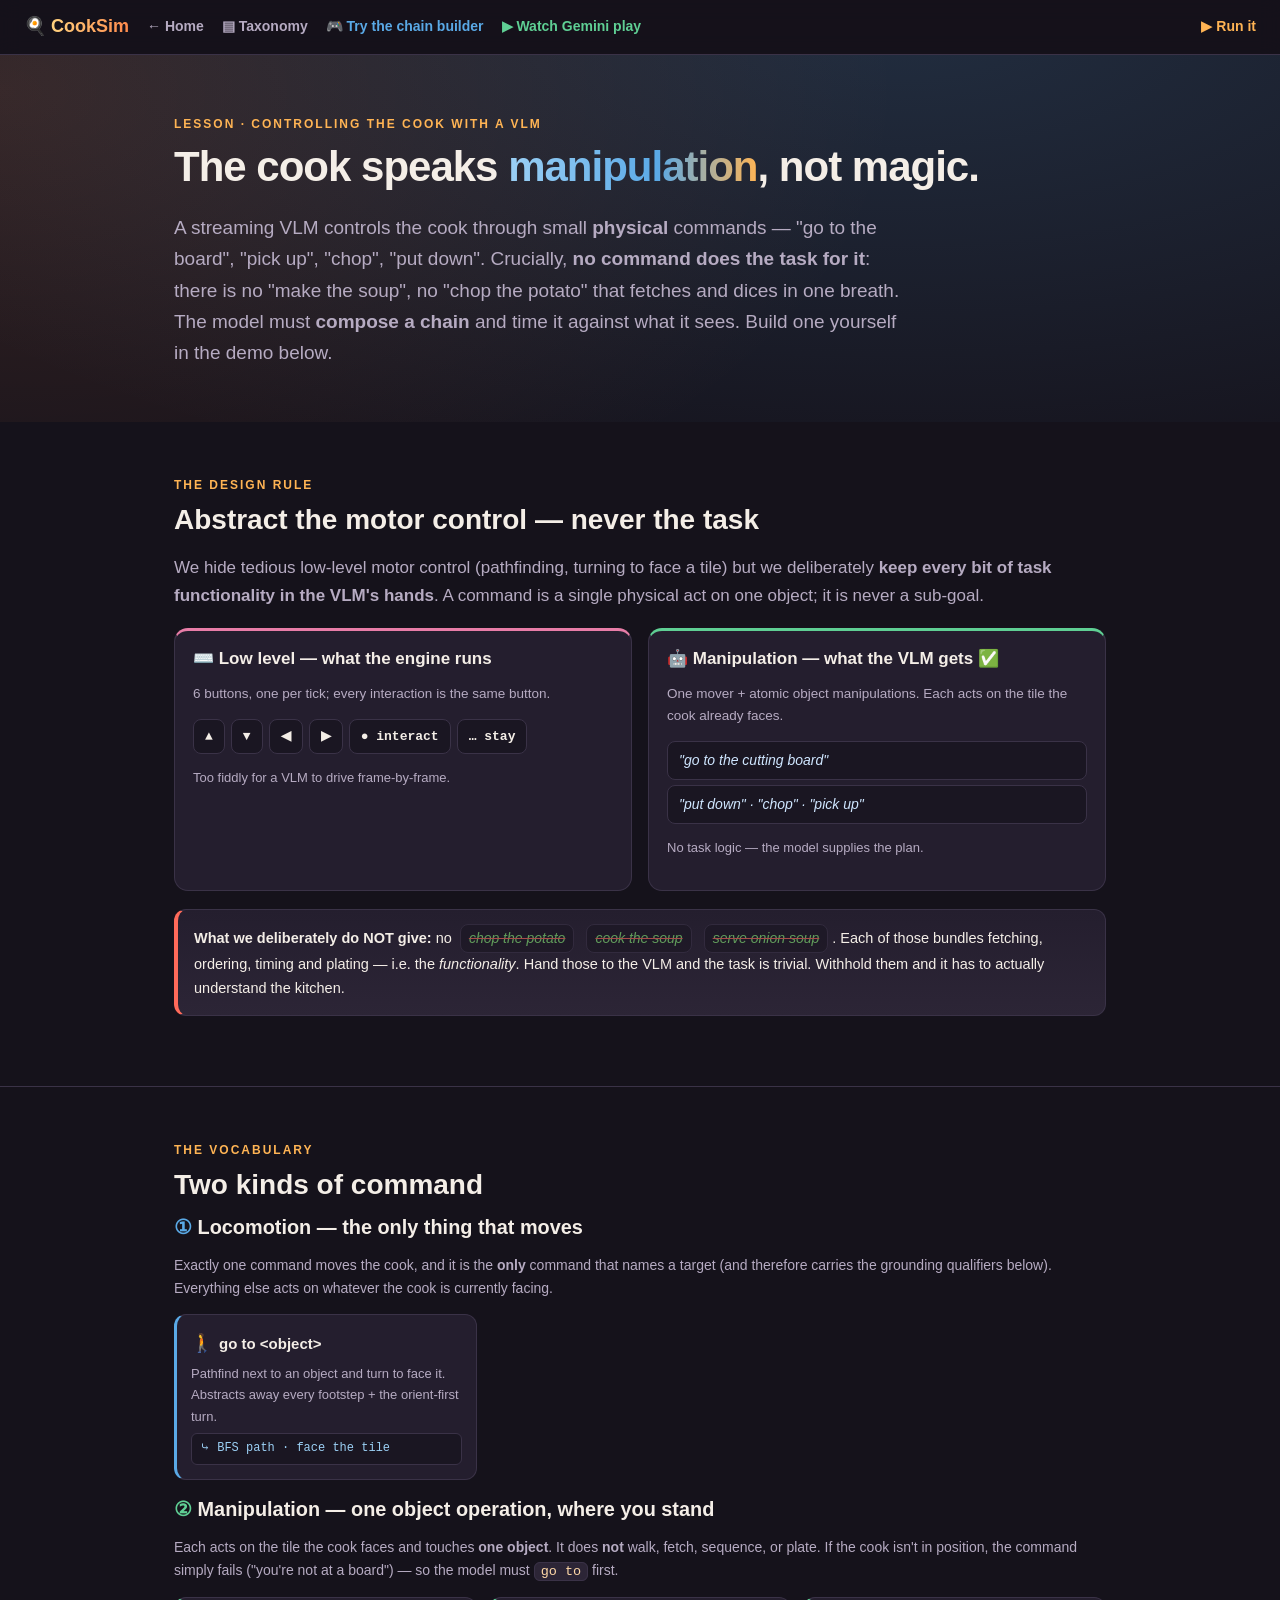
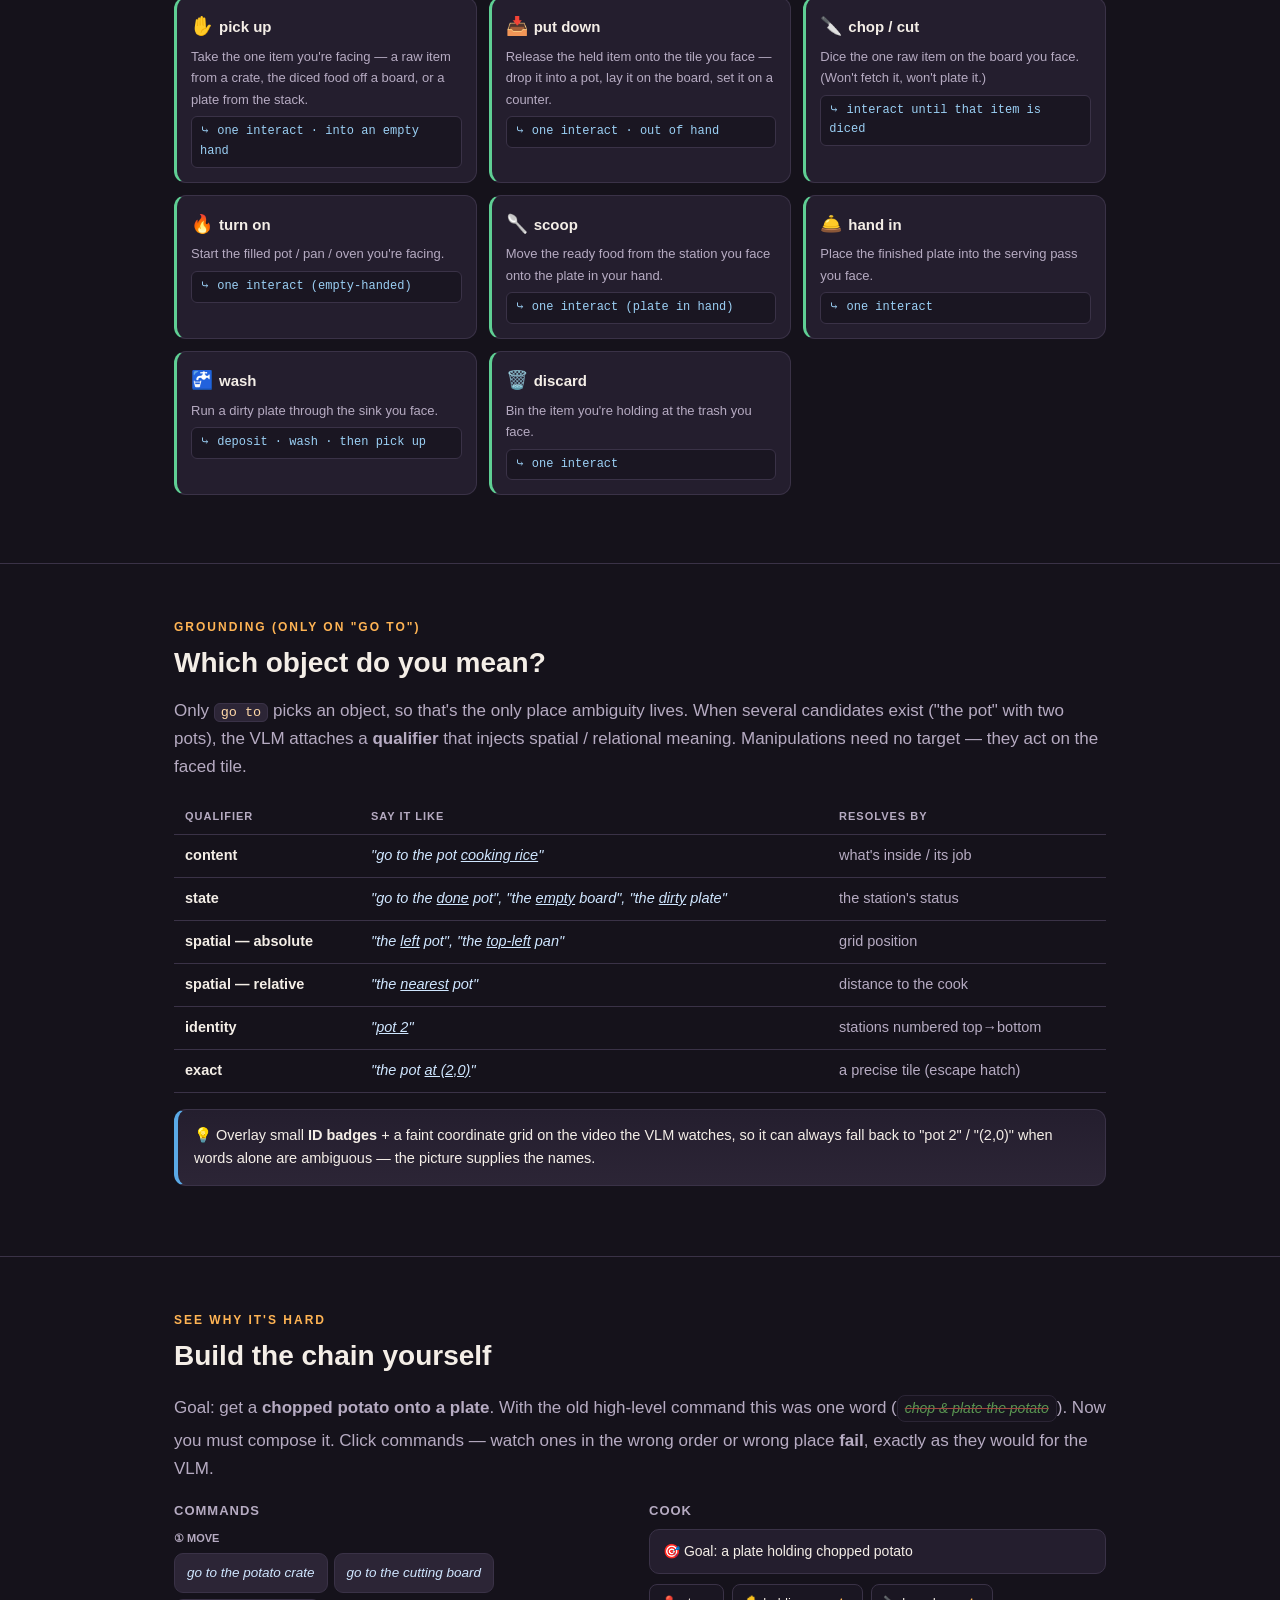
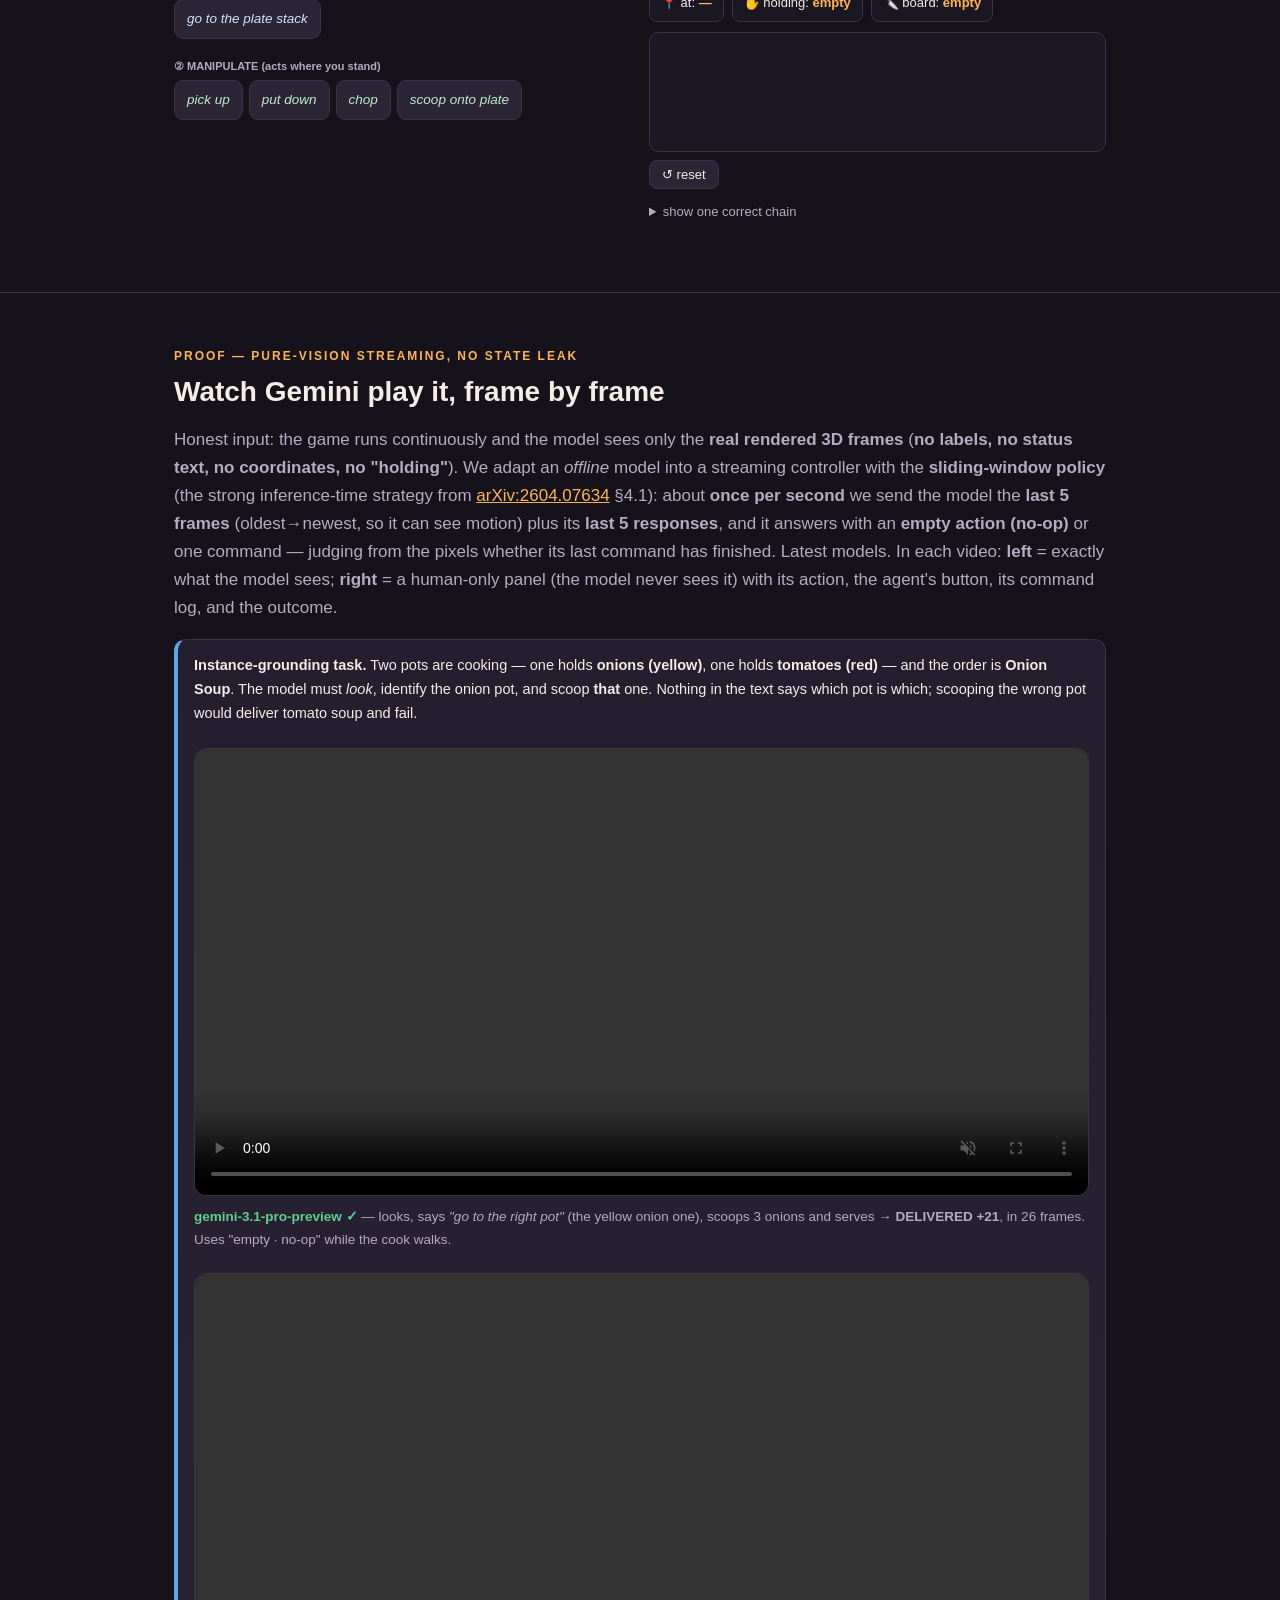
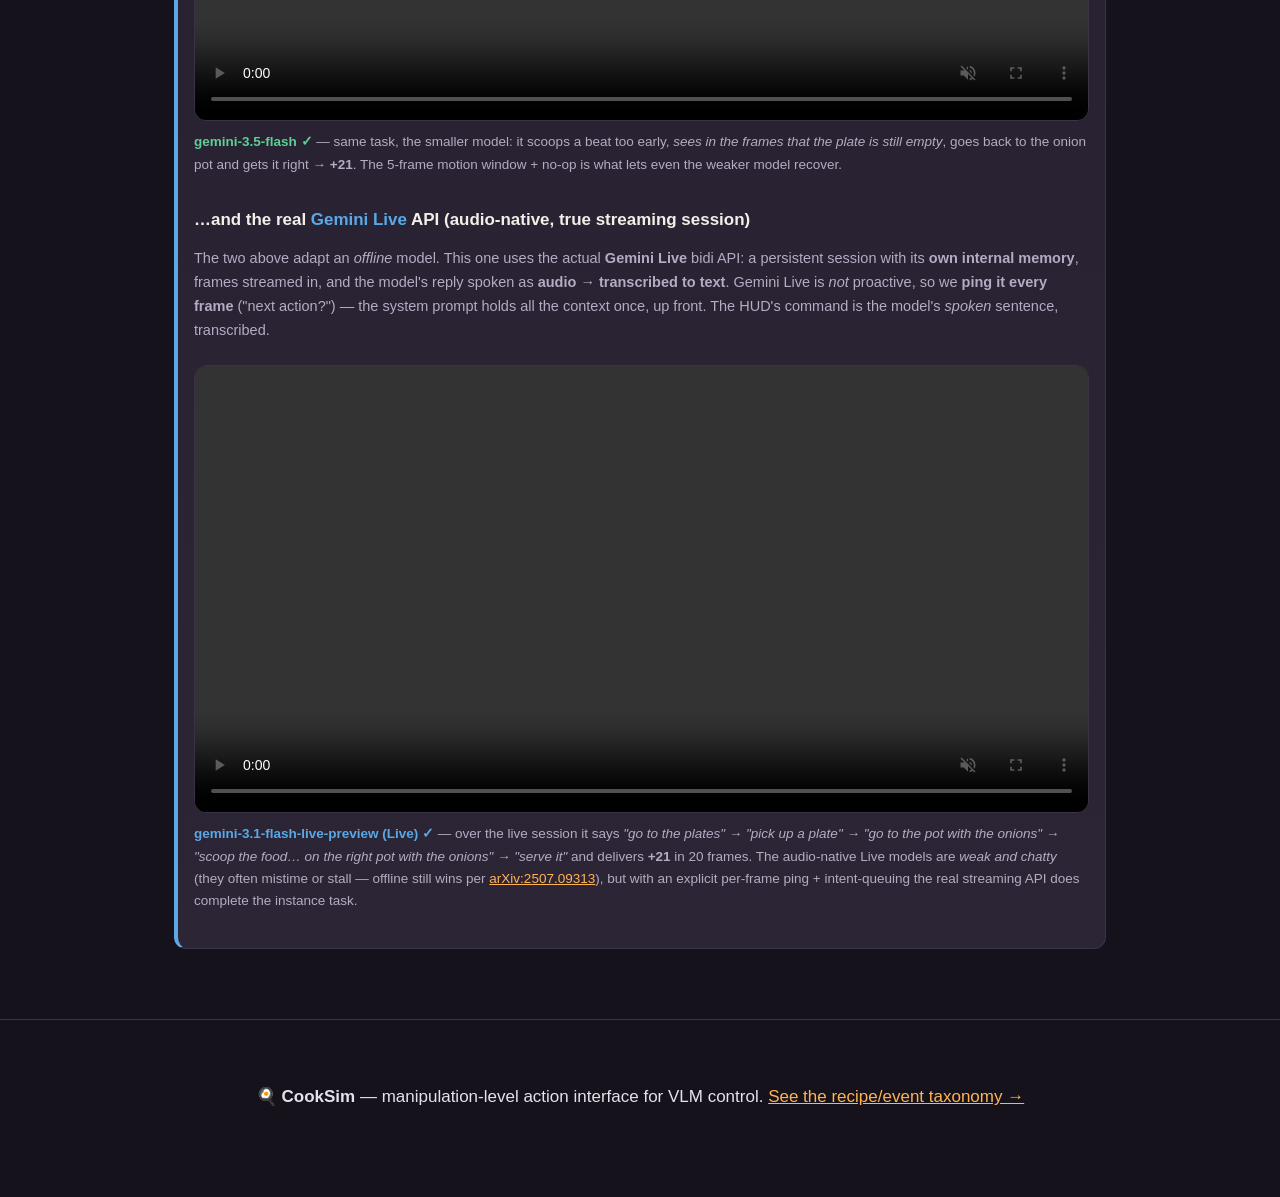
<file: actions.html>
<!DOCTYPE html>
<html lang="en">
<head>
<meta charset="UTF-8" />
<meta name="viewport" content="width=device-width, initial-scale=1.0" />
<title>CookSim — Teaching a VLM to Cook (Manipulation Actions)</title>
<meta name="description" content="The manipulation-level action interface a streaming VLM uses to control the CookSim cook: one locomotion command plus atomic object manipulations, with no task functionality bundled, so the model must compose a chain of commands to cook anything." />
<style>
  :root{
    --bg:#15121b; --bg2:#1d1825; --card:#241e2e; --card2:#2c2536;
    --ink:#f4eee7; --muted:#b6abc2; --line:#3a3247;
    --accent:#ffb454; --accent2:#ff8a4c; --green:#5fcf94; --blue:#5aa9e6; --pink:#e87da8; --red:#ff6a5a;
    --code:#1a1622;
  }
  *{box-sizing:border-box}
  html{scroll-behavior:smooth}
  body{margin:0;font-family:-apple-system,BlinkMacSystemFont,"Segoe UI",Roboto,Helvetica,Arial,sans-serif;
    background:var(--bg);color:var(--ink);line-height:1.65;font-size:17px}
  a{color:var(--accent)}
  h1,h2,h3{line-height:1.2;font-weight:800}
  code,pre{font-family:"SF Mono", Menlo,Consolas,monospace}
  nav{position:sticky;top:0;z-index:20;background:rgba(21,18,27,.86);backdrop-filter:blur(10px);
    border-bottom:1px solid var(--line);display:flex;align-items:center;gap:18px;padding:12px 24px;flex-wrap:wrap}
  nav .logo{font-weight:800;font-size:18px}
  nav .logo span{background:linear-gradient(90deg,#ffd27f,#ff8a4c);-webkit-background-clip:text;background-clip:text;color:transparent}
  nav a{color:var(--muted);text-decoration:none;font-size:14px;font-weight:600}
  nav a:hover{color:var(--ink)} nav .spacer{flex:1}
  .wrap{max-width:980px;margin:0 auto;padding:0 24px}
  section{padding:54px 0;border-bottom:1px solid var(--line)}
  section h2{font-size:28px;margin:0 0 6px}
  .kicker{color:var(--accent);font-weight:800;letter-spacing:2px;text-transform:uppercase;font-size:12px;margin-bottom:8px}
  p{color:#e7e0ea} .muted{color:var(--muted)}
  header.hero{padding:60px 0 34px;background:
    radial-gradient(1200px 500px at 70% -10%,rgba(90,169,230,.18),transparent),
    radial-gradient(900px 500px at 0% 10%,rgba(255,138,76,.14),transparent)}
  header.hero h1{font-size:42px;margin:0 0 12px;letter-spacing:-1px}
  header.hero h1 .g{background:linear-gradient(90deg,#9bd0f5,#5aa9e6 60%,#ffb454);-webkit-background-clip:text;background-clip:text;color:transparent}
  header.hero p.lead{font-size:19px;color:var(--muted);max-width:730px}

  .two{display:grid;grid-template-columns:1fr 1fr;gap:16px;margin:18px 0}
  @media(max-width:760px){.two{grid-template-columns:1fr}}
  .lvl{background:var(--card);border:1px solid var(--line);border-radius:14px;padding:18px}
  .lvl h3{margin:0 0 4px;font-size:17px}
  .lvl.low{border-top:3px solid var(--pink)} .lvl.mid{border-top:3px solid var(--green)} .lvl.no{border-top:3px solid var(--red)}
  .keys{display:flex;gap:6px;flex-wrap:wrap;margin:10px 0}
  .key{background:var(--code);border:1px solid var(--line);border-radius:8px;padding:6px 11px;font-size:13px;font-weight:700;font-family:"SF Mono",monospace}
  .say{background:var(--code);border:1px solid var(--line);border-radius:8px;padding:7px 11px;margin:5px 0;font-style:italic;color:#cfe6ff;font-size:14px}
  .say.dead{color:#8e7;opacity:.6;text-decoration:line-through;text-decoration-color:var(--red)}

  .pipe{display:flex;align-items:center;gap:8px;flex-wrap:wrap;margin:18px 0;justify-content:center}
  .pstep{background:var(--card);border:1px solid var(--line);border-radius:12px;padding:12px 14px;text-align:center;min-width:104px}
  .pstep .emoji{font-size:26px}.pstep .lbl{font-size:12px;color:var(--muted);margin-top:4px}.pstep .t{font-size:13px;font-weight:700}
  .arrow{color:var(--blue);font-size:22px;font-weight:800}

  .vgrid{display:grid;grid-template-columns:repeat(auto-fill,minmax(230px,1fr));gap:12px;margin:14px 0}
  .vcard{background:var(--card);border:1px solid var(--line);border-radius:12px;padding:14px}
  .vcard.move{border-left:3px solid var(--blue)} .vcard.man{border-left:3px solid var(--green)}
  .vcard .vh{font-weight:800;font-size:15px;margin-bottom:2px}.vcard .ico{font-size:18px;margin-right:6px}
  .vcard .does{color:var(--muted);font-size:13px;margin:4px 0}
  .vcard .comp{font-size:12px;color:#9bd0f5;font-family:"SF Mono",monospace;background:var(--code);border:1px solid var(--line);border-radius:6px;padding:5px 8px;margin-top:6px}
  table{width:100%;border-collapse:collapse;margin:14px 0;font-size:14.5px}
  th,td{padding:9px 11px;border-bottom:1px solid var(--line);text-align:left;vertical-align:top}
  th{color:var(--muted);font-size:11px;text-transform:uppercase;letter-spacing:1px}
  .ex{color:#cfe6ff;font-style:italic}
  .callout{background:linear-gradient(180deg,var(--card),var(--card2));border:1px solid var(--line);
    border-left:4px solid var(--blue);border-radius:12px;padding:14px 16px;margin:16px 0;font-size:14.5px}
  .callout.red{border-left-color:var(--red)} .callout.green{border-left-color:var(--green)}
  code.inline{background:var(--card2);border:1px solid var(--line);border-radius:6px;padding:1px 6px;font-size:13.5px;color:#ffd9a8}

  /* chain builder */
  .builder{display:grid;grid-template-columns:1fr 1fr;gap:18px;margin:16px 0}
  @media(max-width:760px){.builder{grid-template-columns:1fr}}
  .cmds h4,.run h4{margin:0 0 8px;font-size:13px;text-transform:uppercase;letter-spacing:1px;color:var(--muted)}
  .grp{margin-bottom:12px}
  .grp .gl{font-size:11px;color:var(--muted);margin-bottom:5px;font-weight:700}
  .cbtn{display:inline-block;margin:0 6px 6px 0;border-radius:9px;padding:8px 12px;font-size:13.5px;cursor:pointer;
    border:1px solid var(--line);background:var(--card2);color:#cfe6ff;font-style:italic}
  .cbtn.man{color:#bdeccd}
  .cbtn:hover{border-color:var(--blue)}
  .goal{background:var(--card);border:1px solid var(--line);border-radius:10px;padding:10px 13px;margin-bottom:10px;font-size:14px}
  .goal.win{border-color:var(--green);background:rgba(95,207,148,.14)}
  .statebox{display:flex;gap:8px;flex-wrap:wrap;margin:10px 0}
  .sb{background:var(--code);border:1px solid var(--line);border-radius:8px;padding:7px 11px;font-size:13px}
  .sb b{color:var(--accent)}
  .log{background:var(--code);border:1px solid var(--line);border-radius:10px;padding:10px 12px;min-height:120px;max-height:260px;overflow:auto;font-size:13px}
  .log .ln{padding:2px 0;border-bottom:1px solid rgba(255,255,255,.04)}
  .log .ok{color:#bdeccd} .log .no{color:#ffb0a6}
  .log .ok::before{content:"✓ ";color:var(--green)} .log .no::before{content:"✗ ";color:var(--red)}
  .reset{background:var(--card2);border:1px solid var(--line);color:var(--ink);border-radius:8px;padding:6px 12px;font-size:13px;cursor:pointer;margin-top:8px}
  figure{margin:22px 0}
  video{width:100%;border-radius:12px;border:1px solid var(--line);background:#0c0a12;display:block}
  figcaption{color:var(--muted);font-size:13.5px;margin-top:10px}
  footer{padding:46px 0 70px;text-align:center;color:var(--muted)}
</style>
</head>
<body>
<nav>
  <div class="logo">🍳 <span>CookSim</span></div>
  <a href="index.html">← Home</a>
  <a href="taxonomy.html">▤ Taxonomy</a>
  <a href="#builder" style="color:var(--blue)">🎮 Try the chain builder</a>
  <a href="#watch" style="color:var(--green)">▶ Watch Gemini play</a>
  <span class="spacer"></span>
  <a href="index.html#play" style="color:var(--accent)">▶ Run it</a>
</nav>

<header class="hero">
  <div class="wrap">
    <div class="kicker">Lesson · Controlling the cook with a VLM</div>
    <h1>The cook speaks <span class="g">manipulation</span>, not magic.</h1>
    <p class="lead">A streaming VLM controls the cook through small <b>physical</b> commands — "go to the board",
      "pick up", "chop", "put down". Crucially, <b>no command does the task for it</b>: there is no "make the soup",
      no "chop the potato" that fetches and dices in one breath. The model must <b>compose a chain</b> and time it
      against what it sees. Build one yourself in the demo below.</p>
  </div>
</header>

<!-- the design rule -->
<section>
  <div class="wrap">
    <div class="kicker">The design rule</div>
    <h2>Abstract the motor control — never the task</h2>
    <p class="muted">We hide tedious low-level motor control (pathfinding, turning to face a tile) but we deliberately
      <b>keep every bit of task functionality in the VLM's hands</b>. A command is a single physical act on one object;
      it is never a sub-goal.</p>
    <div class="two">
      <div class="lvl low">
        <h3>⌨️ Low level — what the engine runs</h3>
        <p class="muted" style="font-size:13.5px">6 buttons, one per tick; every interaction is the same button.</p>
        <div class="keys"><span class="key">▲</span><span class="key">▼</span><span class="key">◀</span><span class="key">▶</span><span class="key">● interact</span><span class="key">… stay</span></div>
        <p class="muted" style="font-size:13px">Too fiddly for a VLM to drive frame-by-frame.</p>
      </div>
      <div class="lvl mid">
        <h3>🤖 Manipulation — what the VLM gets ✅</h3>
        <p class="muted" style="font-size:13.5px">One mover + atomic object manipulations. Each acts on the tile the cook already faces.</p>
        <div class="say">"go to the cutting board"</div>
        <div class="say">"put down" · "chop" · "pick up"</div>
        <p class="muted" style="font-size:13px">No task logic — the model supplies the plan.</p>
      </div>
    </div>
    <div class="callout red"><b>What we deliberately do NOT give:</b> no
      <span class="say dead" style="display:inline-block;margin:0 4px;padding:2px 8px">chop the potato</span>
      <span class="say dead" style="display:inline-block;margin:0 4px;padding:2px 8px">cook the soup</span>
      <span class="say dead" style="display:inline-block;margin:0 4px;padding:2px 8px">serve onion soup</span>.
      Each of those bundles fetching, ordering, timing and plating — i.e. the <i>functionality</i>. Hand those to the VLM and the
      task is trivial. Withhold them and it has to actually understand the kitchen.</div>
  </div>
</section>

<!-- two kinds of command -->
<section>
  <div class="wrap">
    <div class="kicker">The vocabulary</div>
    <h2>Two kinds of command</h2>
    <h3 style="margin:14px 0 2px"><span style="color:var(--blue)">①</span> Locomotion — the only thing that moves</h3>
    <p class="muted" style="font-size:14px">Exactly one command moves the cook, and it is the <b>only</b> command that names a target
      (and therefore carries the grounding qualifiers below). Everything else acts on whatever the cook is currently facing.</p>
    <div class="vgrid">
      <div class="vcard move"><div class="vh"><span class="ico">🚶</span>go to &lt;object&gt;</div>
        <div class="does">Pathfind next to an object and turn to face it. Abstracts away every footstep + the orient-first turn.</div>
        <div class="comp">⤷ BFS path · face the tile</div></div>
    </div>
    <h3 style="margin:18px 0 2px"><span style="color:var(--green)">②</span> Manipulation — one object operation, where you stand</h3>
    <p class="muted" style="font-size:14px">Each acts on the tile the cook faces and touches <b>one object</b>. It does <b>not</b> walk, fetch, sequence, or plate.
      If the cook isn't in position, the command simply fails ("you're not at a board") — so the model must <code class="inline">go to</code> first.</p>
    <div class="vgrid" id="verbs"></div>
  </div>
</section>

<!-- grounding -->
<section>
  <div class="wrap">
    <div class="kicker">Grounding (only on "go to")</div>
    <h2>Which object do you mean?</h2>
    <p class="muted">Only <code class="inline">go to</code> picks an object, so that's the only place ambiguity lives. When several
      candidates exist ("the pot" with two pots), the VLM attaches a <b>qualifier</b> that injects spatial / relational meaning.
      Manipulations need no target — they act on the faced tile.</p>
    <table>
      <tr><th>Qualifier</th><th>Say it like</th><th>Resolves by</th></tr>
      <tr><td><b>content</b></td><td class="ex">"go to the pot <u>cooking rice</u>"</td><td class="muted">what's inside / its job</td></tr>
      <tr><td><b>state</b></td><td class="ex">"go to the <u>done</u> pot", "the <u>empty</u> board", "the <u>dirty</u> plate"</td><td class="muted">the station's status</td></tr>
      <tr><td><b>spatial — absolute</b></td><td class="ex">"the <u>left</u> pot", "the <u>top-left</u> pan"</td><td class="muted">grid position</td></tr>
      <tr><td><b>spatial — relative</b></td><td class="ex">"the <u>nearest</u> pot"</td><td class="muted">distance to the cook</td></tr>
      <tr><td><b>identity</b></td><td class="ex">"<u>pot 2</u>"</td><td class="muted">stations numbered top→bottom</td></tr>
      <tr><td><b>exact</b></td><td class="ex">"the pot <u>at (2,0)</u>"</td><td class="muted">a precise tile (escape hatch)</td></tr>
    </table>
    <div class="callout">💡 Overlay small <b>ID badges</b> + a faint coordinate grid on the video the VLM watches, so it can always fall
      back to "pot 2" / "(2,0)" when words alone are ambiguous — the picture supplies the names.</div>
  </div>
</section>

<!-- chain builder -->
<section id="builder">
  <div class="wrap">
    <div class="kicker">See why it's hard</div>
    <h2>Build the chain yourself</h2>
    <p class="muted">Goal: get a <b>chopped potato onto a plate</b>. With the old high-level command this was one word
      (<span class="say dead" style="display:inline-block;padding:1px 7px">chop &amp; plate the potato</span>). Now you must compose it.
      Click commands — watch ones in the wrong order or wrong place <b>fail</b>, exactly as they would for the VLM.</p>
    <div class="builder">
      <div class="cmds">
        <h4>Commands</h4>
        <div class="grp"><div class="gl">① MOVE</div><div id="moveBtns"></div></div>
        <div class="grp"><div class="gl">② MANIPULATE (acts where you stand)</div><div id="manBtns"></div></div>
      </div>
      <div class="run">
        <h4>Cook</h4>
        <div class="goal" id="goal">🎯 Goal: a plate holding chopped potato</div>
        <div class="statebox" id="state"></div>
        <div class="log" id="log"></div>
        <button class="reset" id="reset">↺ reset</button>
        <details style="margin-top:12px"><summary class="muted" style="cursor:pointer;font-size:13px">show one correct chain</summary>
          <ol class="muted" style="font-size:13px;margin:8px 0 0">
            <li>go to the potato crate → pick up</li>
            <li>go to the cutting board → put down → chop</li>
            <li>go to the plate stack → pick up</li>
            <li>go to the cutting board → scoop onto plate ✓</li>
          </ol></details>
      </div>
    </div>
  </div>
</section>

<section id="watch">
  <div class="wrap">
    <div class="kicker">Proof — pure-vision streaming, no state leak</div>
    <h2>Watch Gemini play it, frame by frame</h2>
    <p class="muted">Honest input: the game runs continuously and the model sees only the <b>real rendered 3D frames</b>
      (<b>no labels, no status text, no coordinates, no "holding"</b>). We adapt an <i>offline</i> model into a streaming
      controller with the <b>sliding-window policy</b> (the strong inference-time strategy from
      <a href="https://arxiv.org/pdf/2604.07634">arXiv:2604.07634</a> §4.1): about <b>once per second</b> we send the model the
      <b>last 5 frames</b> (oldest→newest, so it can see motion) plus its <b>last 5 responses</b>, and it answers with an
      <b>empty action (no-op)</b> or one command — judging from the pixels whether its last command has finished. Latest models.
      In each video: <b>left</b> = exactly what the model sees; <b>right</b> = a human-only panel (the model never sees it) with
      its action, the agent's button, its command log, and the outcome.</p>
    <div class="callout"><b>Instance-grounding task.</b> Two pots are cooking — one holds <b>onions (yellow)</b>, one holds
      <b>tomatoes (red)</b> — and the order is <b>Onion Soup</b>. The model must <i>look</i>, identify the onion pot, and scoop
      <b>that</b> one. Nothing in the text says which pot is which; scooping the wrong pot would deliver tomato soup and fail.</p>
    <figure>
      <video controls muted loop playsinline preload="metadata" src="assets/stream/sw_pro_soup_pick.mp4"></video>
      <figcaption><b style="color:var(--green)">gemini-3.1-pro-preview ✓</b> — looks, says <i>"go to the right pot"</i> (the yellow
        onion one), scoops 3 onions and serves → <b>DELIVERED +21</b>, in 26 frames. Uses "empty · no-op" while the cook walks.</figcaption>
    </figure>
    <figure>
      <video controls muted loop playsinline preload="metadata" src="assets/stream/sw_flash_soup_pick.mp4"></video>
      <figcaption><b style="color:var(--green)">gemini-3.5-flash ✓</b> — same task, the smaller model: it scoops a beat too early,
        <i>sees in the frames that the plate is still empty</i>, goes back to the onion pot and gets it right → <b>+21</b>. The
        5-frame motion window + no-op is what lets even the weaker model recover.</figcaption>
    </figure>

    <h3 style="margin-top:34px">…and the real <span style="color:var(--blue)">Gemini Live</span> API (audio-native, true streaming session)</h3>
    <p class="muted">The two above adapt an <i>offline</i> model. This one uses the actual <b>Gemini Live</b> bidi API: a persistent
      session with its <b>own internal memory</b>, frames streamed in, and the model's reply spoken as <b>audio → transcribed to
      text</b>. Gemini Live is <i>not</i> proactive, so we <b>ping it every frame</b> ("next action?") — the system prompt holds all
      the context once, up front. The HUD's command is the model's <i>spoken</i> sentence, transcribed.</p>
    <figure>
      <video controls muted loop playsinline preload="metadata" src="assets/stream/live_soup_pick.mp4"></video>
      <figcaption><b style="color:var(--blue)">gemini-3.1-flash-live-preview (Live) ✓</b> — over the live session it says
        <i>"go to the plates" → "pick up a plate" → "go to the pot with the onions" → "scoop the food… on the right pot with the
        onions" → "serve it"</i> and delivers <b>+21</b> in 20 frames. The audio-native Live models are <i>weak and chatty</i>
        (they often mistime or stall — offline still wins per <a href="https://arxiv.org/pdf/2507.09313">arXiv:2507.09313</a>), but
        with an explicit per-frame ping + intent-queuing the real streaming API does complete the instance task.</figcaption>
    </figure>
  </div>
</section>

<footer>
  <div class="wrap"><p>🍳 <b>CookSim</b> — manipulation-level action interface for VLM control.
    <a href="taxonomy.html">See the recipe/event taxonomy →</a></p></div>
</footer>

<script>
// ---- manipulation verb cards ----
const VERBS = [
  ["✋","pick up","Take the one item you're facing — a raw item from a crate, the diced food off a board, or a plate from the stack.","one interact · into an empty hand"],
  ["📥","put down","Release the held item onto the tile you face — drop it into a pot, lay it on the board, set it on a counter.","one interact · out of hand"],
  ["🔪","chop / cut","Dice the one raw item on the board you face. (Won't fetch it, won't plate it.)","interact until that item is diced"],
  ["🔥","turn on","Start the filled pot / pan / oven you're facing.","one interact (empty-handed)"],
  ["🥄","scoop","Move the ready food from the station you face onto the plate in your hand.","one interact (plate in hand)"],
  ["🛎️","hand in","Place the finished plate into the serving pass you face.","one interact"],
  ["🚰","wash","Run a dirty plate through the sink you face.","deposit · wash · then pick up"],
  ["🗑️","discard","Bin the item you're holding at the trash you face.","one interact"],
];
const vg=document.getElementById("verbs");
VERBS.forEach(([i,n,d,c])=>{const el=document.createElement("div");el.className="vcard man";
  el.innerHTML=`<div class="vh"><span class="ico">${i}</span>${n}</div><div class="does">${d}</div><div class="comp">⤷ ${c}</div>`;vg.appendChild(el);});

// ---- chain builder (abstract kitchen state machine) ----
const S = {at:null, hand:null, board:null};
const HOLD = {potato_raw:"raw potato", potato_chopped:"chopped potato", plate:"clean plate", "plate+potato":"plate + chopped potato"};
const ATL = {potato:"potato crate", board:"cutting board", plates:"plate stack"};
const ok=(m)=>({ok:true,m}); const bad=(m)=>({ok:false,m});

const MOVES=[
  ["go to the potato crate",(s)=>{s.at="potato";return ok("walked to the potato crate");}],
  ["go to the cutting board",(s)=>{s.at="board";return ok("walked to the cutting board");}],
  ["go to the plate stack",(s)=>{s.at="plates";return ok("walked to the plate stack");}],
];
const MANS=[
  ["pick up",(s)=>{
    if(s.hand) return bad("your hands are full ("+HOLD[s.hand]+")");
    if(s.at==="potato") {s.hand="potato_raw";return ok("picked up a raw potato");}
    if(s.at==="plates") {s.hand="plate";return ok("picked up a clean plate");}
    if(s.at==="board"&&s.board==="potato_chopped"){s.hand="potato_chopped";s.board=null;return ok("took the chopped potato off the board");}
    return bad(s.at? "nothing to pick up at the "+ATL[s.at] : "you're not anywhere — go somewhere first");
  }],
  ["put down",(s)=>{
    if(!s.hand) return bad("your hands are empty");
    if(s.at==="board"&&s.hand==="potato_raw"&&!s.board){s.board="potato_raw";s.hand=null;return ok("placed the raw potato on the board");}
    return bad("can't put "+(HOLD[s.hand]||"that")+(s.at?(" on the "+ATL[s.at]):" down here"));
  }],
  ["chop",(s)=>{
    if(s.at!=="board") return bad("you're not at the board — go to it first");
    if(s.board==="potato_raw"){s.board="potato_chopped";return ok("chopped — the potato is now diced");}
    if(s.board==="potato_chopped") return bad("it's already chopped");
    return bad("nothing raw on the board to chop");
  }],
  ["scoop onto plate",(s)=>{
    if(s.at==="board"&&s.hand==="plate"&&s.board==="potato_chopped"){s.hand="plate+potato";s.board=null;return ok("scooped the chopped potato onto the plate");}
    return bad("need: at the board, holding a plate, with chopped potato on the board");
  }],
];
const logEl=document.getElementById("log"), stateEl=document.getElementById("state"), goalEl=document.getElementById("goal");
function render(){
  stateEl.innerHTML =
    `<div class="sb">📍 at: <b>${S.at?ATL[S.at]:"—"}</b></div>`+
    `<div class="sb">✋ holding: <b>${S.hand?HOLD[S.hand]:"empty"}</b></div>`+
    `<div class="sb">🔪 board: <b>${S.board?HOLD[S.board]:"empty"}</b></div>`;
  const win = S.hand==="plate+potato";
  goalEl.classList.toggle("win",win);
  goalEl.innerHTML = win ? "🎉 Goal reached — a plate holding chopped potato!" : "🎯 Goal: a plate holding chopped potato";
}
function fire(label, fn){
  const r=fn(S);
  const ln=document.createElement("div"); ln.className="ln "+(r.ok?"ok":"no");
  ln.innerHTML=`<i>${label}</i> — ${r.m}`; logEl.appendChild(ln); logEl.scrollTop=logEl.scrollHeight;
  render();
}
function mkBtns(arr, host, cls){
  arr.forEach(([label,fn])=>{const b=document.createElement("span");b.className="cbtn "+cls;b.textContent=label;
    b.onclick=()=>fire(label,fn);host.appendChild(b);});
}
mkBtns(MOVES, document.getElementById("moveBtns"), "");
mkBtns(MANS, document.getElementById("manBtns"), "man");
document.getElementById("reset").onclick=()=>{S.at=S.hand=S.board=null;logEl.innerHTML="";render();};
render();
</script>
</body>
</html>
</file>
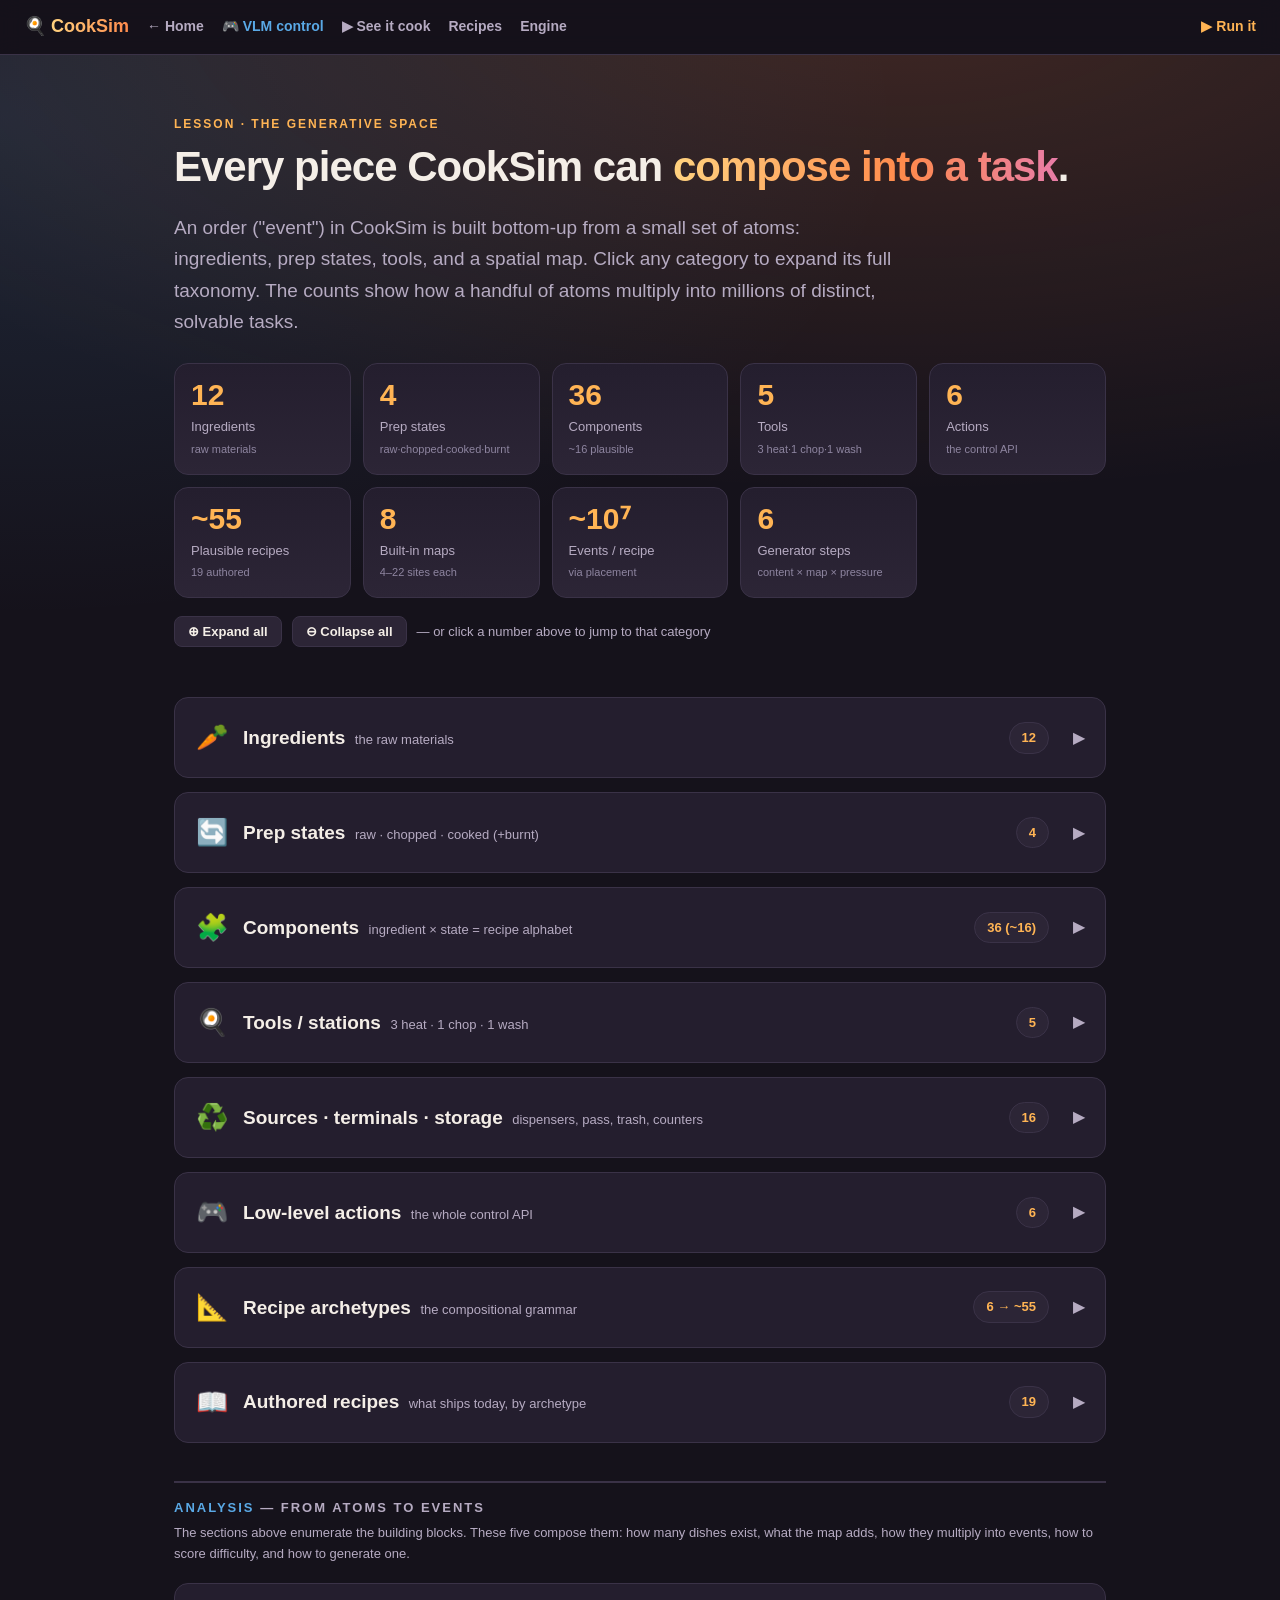
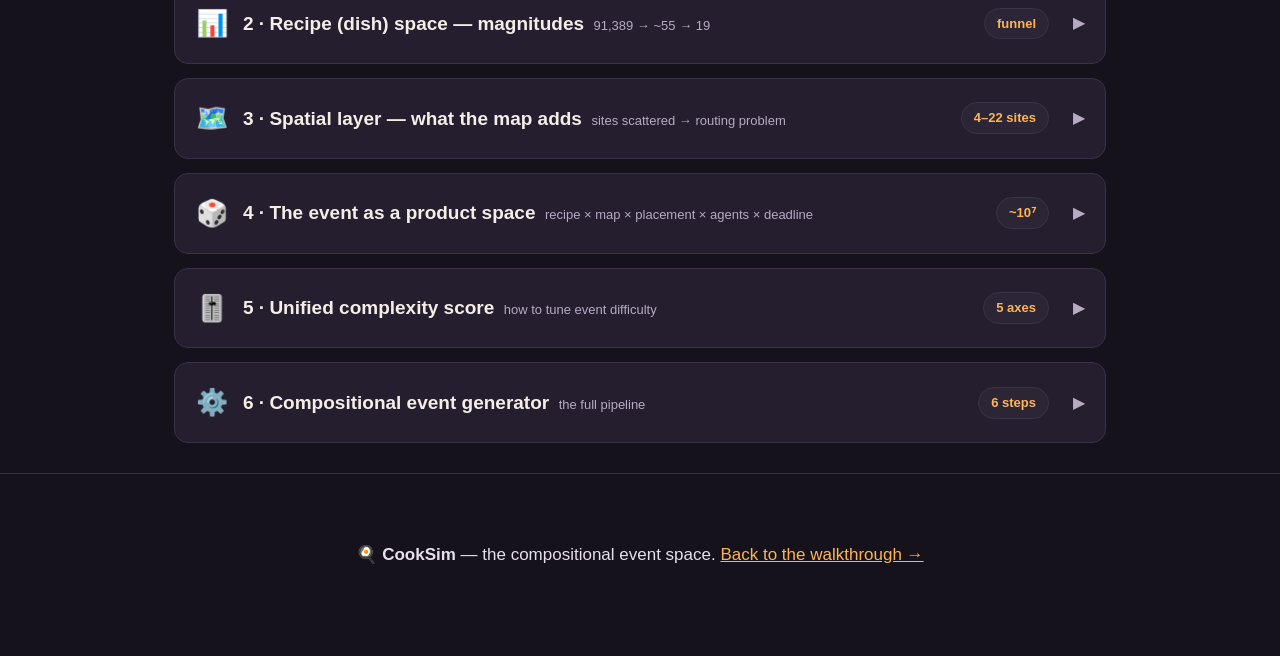
<file: taxonomy.html>
<!DOCTYPE html>
<html lang="en">
<head>
<meta charset="UTF-8" />
<meta name="viewport" content="width=device-width, initial-scale=1.0" />
<title>CookSim — The Generative Space (Taxonomy &amp; Event Composition)</title>
<meta name="description" content="An interactive taxonomy of CookSim's compositional building blocks: ingredients, prep states, tools, recipe archetypes, the spatial map layer, and how they multiply into the full event space." />
<style>
  :root{
    --bg:#15121b; --bg2:#1d1825; --card:#241e2e; --card2:#2c2536;
    --ink:#f4eee7; --muted:#b6abc2; --line:#3a3247;
    --accent:#ffb454; --accent2:#ff8a4c; --green:#5fcf94; --blue:#5aa9e6; --pink:#e87da8;
    --code:#1a1622;
  }
  *{box-sizing:border-box}
  html{scroll-behavior:smooth}
  body{margin:0;font-family:-apple-system,BlinkMacSystemFont,"Segoe UI",Roboto,Helvetica,Arial,sans-serif;
    background:var(--bg);color:var(--ink);line-height:1.65;font-size:17px}
  a{color:var(--accent)}
  h1,h2,h3{line-height:1.2;font-weight:800}
  code,pre{font-family:"SF Mono", Menlo,Consolas,monospace}

  nav{position:sticky;top:0;z-index:20;background:rgba(21,18,27,.86);backdrop-filter:blur(10px);
    border-bottom:1px solid var(--line);display:flex;align-items:center;gap:18px;padding:12px 24px;flex-wrap:wrap}
  nav .logo{font-weight:800;font-size:18px}
  nav .logo span{background:linear-gradient(90deg,#ffd27f,#ff8a4c);-webkit-background-clip:text;background-clip:text;color:transparent}
  nav a{color:var(--muted);text-decoration:none;font-size:14px;font-weight:600}
  nav a:hover{color:var(--ink)}
  nav .spacer{flex:1}

  .wrap{max-width:980px;margin:0 auto;padding:0 24px}
  p{color:#e7e0ea}
  .muted{color:var(--muted)}

  header.hero{padding:60px 0 30px;background:
    radial-gradient(1200px 500px at 70% -10%,rgba(255,138,76,.18),transparent),
    radial-gradient(900px 500px at 0% 10%,rgba(90,169,230,.14),transparent)}
  header.hero h1{font-size:42px;margin:0 0 12px;letter-spacing:-1px}
  header.hero h1 .g{background:linear-gradient(90deg,#ffd27f,#ff8a4c 60%,#e87da8);-webkit-background-clip:text;background-clip:text;color:transparent}
  header.hero p.lead{font-size:19px;color:var(--muted);max-width:720px}
  .kicker{color:var(--accent);font-weight:800;letter-spacing:2px;text-transform:uppercase;font-size:12px;margin-bottom:8px}

  /* clickable stat cards */
  .statgrid{display:grid;grid-template-columns:repeat(auto-fit,minmax(150px,1fr));gap:12px;margin:26px 0 8px}
  .stat{background:linear-gradient(180deg,var(--card),var(--card2));border:1px solid var(--line);border-radius:14px;
    padding:16px;cursor:pointer;transition:transform .12s,border-color .12s;text-align:left}
  .stat:hover{transform:translateY(-2px);border-color:var(--accent)}
  .stat .n{font-size:30px;font-weight:800;color:var(--accent);line-height:1}
  .stat .l{font-size:13px;color:var(--muted);margin-top:6px}
  .stat .sub{font-size:11px;color:#8e85a0;margin-top:2px}

  .toolbar{display:flex;gap:10px;align-items:center;margin:18px 0 6px;flex-wrap:wrap}
  .btn{background:var(--card2);border:1px solid var(--line);color:var(--ink);border-radius:8px;padding:7px 13px;
    font-size:13px;font-weight:600;cursor:pointer}
  .btn:hover{border-color:var(--accent);color:var(--accent)}

  /* expandable category */
  details.cat{background:var(--card);border:1px solid var(--line);border-radius:14px;margin:14px 0;overflow:hidden}
  details.cat[open]{border-color:#4a4159}
  details.cat>summary{list-style:none;cursor:pointer;padding:18px 20px;display:flex;align-items:center;gap:14px;
    user-select:none}
  details.cat>summary::-webkit-details-marker{display:none}
  details.cat>summary .ico{font-size:26px;width:34px;text-align:center}
  details.cat>summary .ttl{font-size:19px;font-weight:800}
  details.cat>summary .hook{color:var(--muted);font-size:13px;font-weight:500}
  details.cat>summary .cnt{margin-left:auto;background:var(--card2);border:1px solid var(--line);border-radius:20px;
    padding:4px 12px;font-size:13px;font-weight:800;color:var(--accent);white-space:nowrap}
  details.cat>summary .chev{transition:transform .2s;color:var(--muted);font-size:16px;margin-left:10px}
  details.cat[open]>summary .chev{transform:rotate(90deg)}
  .cat .body{padding:4px 20px 20px;border-top:1px solid var(--line)}
  .cat .lead2{color:var(--muted);font-size:14px;margin:14px 0 8px}

  table{width:100%;border-collapse:collapse;margin:14px 0;font-size:14.5px}
  th,td{padding:9px 11px;border-bottom:1px solid var(--line);text-align:left;vertical-align:top}
  th{color:var(--muted);font-size:11px;text-transform:uppercase;letter-spacing:1px}
  td b{color:var(--accent)}

  .swatch{display:inline-block;width:13px;height:13px;border-radius:4px;border:1px solid rgba(255,255,255,.25);
    margin-right:7px;vertical-align:-1px}
  .pill{display:inline-block;border-radius:20px;padding:2px 9px;font-size:11.5px;font-weight:700;margin:2px 3px 2px 0;
    border:1px solid var(--line)}
  .pill.yes{background:rgba(95,207,148,.16);color:#8fe6b4;border-color:rgba(95,207,148,.4)}
  .pill.bd{background:rgba(255,180,84,.14);color:#ffcf8a;border-color:rgba(255,180,84,.4)}
  .pill.no{background:rgba(150,140,165,.1);color:#8e85a0}
  .pill.st{background:var(--card2);color:var(--blue)}
  .pill.d1{background:rgba(95,207,148,.16);color:#8fe6b4}
  .pill.d2{background:rgba(90,169,230,.16);color:#9bd0f5}
  .pill.d3{background:rgba(255,180,84,.16);color:#ffcf8a}
  .pill.d4{background:rgba(232,125,168,.16);color:#f3a9c8}

  /* component matrix */
  .matrix{display:grid;grid-template-columns:auto 1fr 1fr 1fr;gap:6px;margin:14px 0;font-size:14px}
  .matrix .h{color:var(--muted);font-size:11px;text-transform:uppercase;letter-spacing:1px;padding:4px 6px;font-weight:700}
  .matrix .rl{padding:8px 6px;font-weight:600}
  .cell{border-radius:8px;padding:8px 6px;text-align:center;font-size:12.5px;font-weight:700;border:1px solid var(--line)}
  .cell.yes{background:rgba(95,207,148,.16);color:#8fe6b4;border-color:rgba(95,207,148,.35)}
  .cell.bd{background:rgba(255,180,84,.12);color:#ffcf8a;border-color:rgba(255,180,84,.3)}
  .cell.no{background:rgba(150,140,165,.06);color:#6f6781}

  details.sub{background:var(--card2);border:1px solid var(--line);border-radius:10px;margin:8px 0}
  details.sub>summary{cursor:pointer;padding:11px 14px;font-weight:700;font-size:14.5px;list-style:none;display:flex;align-items:center;gap:10px}
  details.sub>summary::-webkit-details-marker{display:none}
  details.sub>summary .chev{color:var(--muted);transition:transform .2s}
  details.sub[open]>summary .chev{transform:rotate(90deg)}
  details.sub .sbody{padding:0 14px 14px}

  .funnel{margin:14px 0}
  .frow{display:flex;align-items:center;gap:12px;margin:7px 0}
  .fbar{height:34px;border-radius:8px;background:linear-gradient(90deg,var(--accent),var(--accent2));display:flex;align-items:center;
    padding:0 12px;font-weight:800;color:#3a2410;font-size:13px;white-space:nowrap;min-width:60px}
  .frow .fl{font-size:13px;color:var(--muted);flex:1}

  pre{background:var(--code);border:1px solid var(--line);border-radius:12px;padding:14px 16px;overflow-x:auto;font-size:13px;line-height:1.5;color:#cfc7da}
  pre .c{color:#7d7491}
  code.inline{background:var(--card2);border:1px solid var(--line);border-radius:6px;padding:1px 6px;font-size:13.5px;color:#ffd9a8}
  .callout{background:linear-gradient(180deg,var(--card),var(--card2));border:1px solid var(--line);
    border-left:4px solid var(--accent);border-radius:12px;padding:14px 16px;margin:16px 0;font-size:14.5px}
  .callout.blue{border-left-color:var(--blue)} .callout.green{border-left-color:var(--green)}
  .divider{margin:38px 0 2px;padding:14px 0 4px;border-top:2px solid var(--line);font-size:13px;font-weight:800;
    letter-spacing:2px;text-transform:uppercase;color:var(--muted)}
  .divider span{color:var(--blue)}
  .divider .d2{display:block;font-size:13px;font-weight:500;letter-spacing:0;text-transform:none;color:var(--muted);margin-top:4px}
  .steps-list{counter-reset:s;list-style:none;padding:0;margin:10px 0}
  .steps-list li{position:relative;padding:6px 0 6px 42px;margin:8px 0;font-size:14.5px}
  .steps-list li::before{counter-increment:s;content:counter(s);position:absolute;left:0;top:4px;
    width:28px;height:28px;border-radius:50%;background:linear-gradient(180deg,var(--accent),var(--accent2));
    color:#3a2410;font-weight:800;display:flex;align-items:center;justify-content:center;font-size:13px}
  footer{padding:50px 0 70px;text-align:center;color:var(--muted);border-top:1px solid var(--line);margin-top:30px}
  @media(max-width:680px){.matrix{font-size:12px}details.cat>summary .hook{display:none}}
</style>
</head>
<body>
<nav>
  <div class="logo">🍳 <span>CookSim</span></div>
  <a href="index.html">← Home</a>
  <a href="actions.html" style="color:var(--blue)">🎮 VLM control</a>
  <a href="index.html#watch">▶ See it cook</a>
  <a href="index.html#recipes">Recipes</a>
  <a href="index.html#engine">Engine</a>
  <span class="spacer"></span>
  <a href="index.html#play" style="color:var(--accent)">▶ Run it</a>
</nav>

<header class="hero">
  <div class="wrap">
    <div class="kicker">Lesson · The generative space</div>
    <h1>Every piece CookSim can <span class="g">compose into a task</span>.</h1>
    <p class="lead">An order ("event") in CookSim is built bottom-up from a small set of atoms: ingredients, prep states,
      tools, and a spatial map. Click any category to expand its full taxonomy. The counts show how a handful of atoms
      multiply into millions of distinct, solvable tasks.</p>
    <div class="statgrid" id="stats"></div>
    <div class="toolbar">
      <button class="btn" id="expandAll">⊕ Expand all</button>
      <button class="btn" id="collapseAll">⊖ Collapse all</button>
      <span class="muted" style="font-size:13px">— or click a number above to jump to that category</span>
    </div>
  </div>
</header>

<main class="wrap" id="cats"></main>

<footer>
  <div class="wrap">
    <p>🍳 <b>CookSim</b> — the compositional event space.
       <a href="index.html">Back to the walkthrough →</a></p>
  </div>
</footer>

<script>
const hex = n => "#" + n.toString(16).padStart(6,"0");
const ING_C = {onion:0xe8c14a,tomato:0xe1452f,lettuce:0x66c244,mushroom:0xb79a82,meat:0xb0563f,fish:0x9cbcd6,
  bun:0xd9a566,cheese:0xf2c94c,rice:0xf6f1e6,dough:0xeed9a8,egg:0xfaf3e2,potato:0xcb9e60};

// ---- DATA --------------------------------------------------------------
const INGREDIENTS = [
  // [name, emoji, {raw,chopped,cooked} tier: y=plausible, b=borderline, n=engine-only, note]
  ["onion","🧅",{raw:"b",chopped:"y",cooked:"y"},"soups, salads"],
  ["tomato","🍅",{raw:"b",chopped:"y",cooked:"y"},"soups, salads, sauce"],
  ["lettuce","🥬",{raw:"b",chopped:"y",cooked:"n"},"salads (chopped)"],
  ["mushroom","🍄",{raw:"n",chopped:"b",cooked:"y"},"soups, bakes (sautéed)"],
  ["meat","🥩",{raw:"n",chopped:"n",cooked:"y"},"burgers (fried patty)"],
  ["fish","🐟",{raw:"n",chopped:"y",cooked:"y"},"fried, or chopped sashimi"],
  ["bun","🍞",{raw:"y",chopped:"n",cooked:"b"},"burgers (as-is / toasted)"],
  ["cheese","🧀",{raw:"y",chopped:"b",cooked:"y"},"salads raw, pizza/bake melted"],
  ["rice","🍚",{raw:"n",chopped:"n",cooked:"y"},"bowls, sushi (cooked)"],
  ["dough","🫓",{raw:"n",chopped:"n",cooked:"y"},"pizza/bread base (baked)"],
  ["egg","🥚",{raw:"n",chopped:"n",cooked:"y"},"fried egg, fried rice"],
  ["potato","🥔",{raw:"n",chopped:"n",cooked:"y"},"fries, bakes (cooked)"],
];
const STATES = [
  ["raw","🥗","the dispensed state — eaten as-is (bun, cheese, salad leaf)","source"],
  ["chopped","🔪","produced on a cutting board (4 chop interactions)","cutting board"],
  ["cooked","🔥","produced by any heat tool over time (pot / pan / oven)","pot · pan · oven"],
  ["burnt","💀","over-cooked failure state — can NEVER satisfy a recipe","(over-cook)"],
];
const TOOLS = [
  ["pot","🍲","boil","3","20 / +25","cooked","soups, rice"],
  ["pan","🍳","fry","2","15 / +18","cooked","patties, fish, egg, potato"],
  ["oven","🔥","bake","3","28 / +30","cooked","pizza, veggie bake"],
  ["cutting board","🔪","chop","1 item","4 interactions","chopped","salad veg, sashimi fish"],
  ["sink","🚰","wash","—","5 interactions","clean plate","recycles dirty plates"],
];
const FIXTURES = [
  ["Sources",13,"♻️","Infinite dispensers — one INTERACT yields the item (or adds it to a held plate).",
    "12 ingredient sources + 1 plate source"],
  ["Terminals",2,"🛎️","Where outcomes happen: the serving pass scores a matched plate; the trash discards.",
    "serving pass · trash bin"],
  ["Storage",1,"📦","Counters hold one loose item — used to stash a partial plate or hand off between cooks.",
    "counter"],
];
const ACTIONS = [
  ["0","NORTH","face / step −y"],["1","SOUTH","face / step +y"],["2","EAST","face / step +x"],
  ["3","WEST","face / step −x"],["4","INTERACT","act on the one tile you face"],["5","STAY","idle — let timers run"],
];
const ARCHETYPES = [
  ["Soup","🍲","3×cooked X, or 2×cooked X + 1×cooked Y;  X,Y ∈ {onion, tomato, mushroom}","pot","8–10",
    ["onion_soup","tomato_soup","mushroom_soup","mixed_soup"]],
  ["Salad","🥗","nonempty subset of chopped {lettuce, tomato, onion} + optional raw cheese","board","8–12",
    ["garden_salad","caprese","greek_salad"]],
  ["Burger / sandwich","🍔","bun + (cooked meat∨fish) + subset{chopped lettuce, tomato} + optional cheese, ≤4","pan + board","10–16",
    ["burger","cheeseburger","deluxe_burger"]],
  ["Fried plate","🍤","1–2 of cooked {fish, egg, potato} + optional raw cheese","pan","6–10",
    ["fried_fish","fried_egg","loaded_fries","fish_and_chips"]],
  ["Rice bowl","🍚","cooked rice + subset{cooked egg, chopped fish, chopped onion}, ≤4","pot/pan + board","5–8",
    ["rice_bowl","sushi","fried_rice"]],
  ["Baked","🍕","3× cooked from {dough, tomato, cheese, potato, mushroom} combos","oven","5–8",
    ["pizza","veggie_bake"]],
];
const RECIPES = {
  onion_soup:["Onion Soup",[["onion","cooked",3]],20,1,"Soup"],
  tomato_soup:["Tomato Soup",[["tomato","cooked",3]],20,1,"Soup"],
  mushroom_soup:["Mushroom Soup",[["mushroom","cooked",3]],26,2,"Soup"],
  mixed_soup:["Mixed Soup",[["onion","cooked",2],["tomato","cooked",1]],30,2,"Soup"],
  garden_salad:["Garden Salad",[["lettuce","chopped",1],["tomato","chopped",1]],18,1,"Salad"],
  caprese:["Caprese",[["tomato","chopped",1],["cheese","raw",1]],20,1,"Salad"],
  greek_salad:["Greek Salad",[["lettuce","chopped",1],["tomato","chopped",1],["cheese","raw",1]],30,2,"Salad"],
  burger:["Burger",[["bun","raw",1],["meat","cooked",1]],26,2,"Burger / sandwich"],
  cheeseburger:["Cheeseburger",[["bun","raw",1],["meat","cooked",1],["cheese","raw",1]],34,3,"Burger / sandwich"],
  deluxe_burger:["Deluxe Burger",[["bun","raw",1],["meat","cooked",1],["lettuce","chopped",1],["tomato","chopped",1]],46,4,"Burger / sandwich"],
  fried_fish:["Fried Fish",[["fish","cooked",1]],22,2,"Fried plate"],
  fried_egg:["Fried Egg",[["egg","cooked",1]],12,1,"Fried plate"],
  loaded_fries:["Loaded Fries",[["potato","cooked",1],["cheese","raw",1]],26,2,"Fried plate"],
  fish_and_chips:["Fish & Chips",[["fish","cooked",1],["potato","cooked",1]],38,3,"Fried plate"],
  rice_bowl:["Rice Bowl",[["rice","cooked",1]],12,1,"Rice bowl"],
  sushi:["Sushi",[["rice","cooked",1],["fish","chopped",1]],36,3,"Rice bowl"],
  fried_rice:["Fried Rice",[["rice","cooked",1],["egg","cooked",1],["onion","chopped",1]],44,4,"Rice bowl"],
  pizza:["Pizza",[["dough","cooked",1],["tomato","cooked",1],["cheese","cooked",1]],42,4,"Baked"],
  veggie_bake:["Veggie Bake",[["potato","cooked",1],["mushroom","cooked",1],["cheese","cooked",1]],40,4,"Baked"],
};
const LAYOUTS = [
  ["cramped_room",4,"onion soup only — 2 cooks, 1 pot"],
  ["forced_coordination",5,"a wall splits ingredients from pots — forces handoff"],
  ["open_kitchen",10,"roomy single kitchen, full station set"],
  ["bistro",7,"two pots — soups & salads"],
  ["burger_bar",6,"pans, buns, meat, cheese"],
  ["pizzeria",7,"ovens + dough/tomato/cheese"],
  ["diner",12,"pans + pots + board + sink — every prep type"],
  ["grand_kitchen",22,"every source & every tool — any recipe"],
];
const VISITS = [
  ["onion_soup",1,"3×cooked onion (1 pot batch)","9","+20 cook"],
  ["garden_salad",1,"2× chopped","6","+8 chop"],
  ["deluxe_burger",4,"bun-raw + meat-cooked + 2× chopped","10","+8 chop, +15 cook"],
  ["fried_rice",4,"rice-cooked + egg-cooked + onion-chopped","10","+4 chop, +20/15 cook"],
];
const ORDERED = new Set(["burger","cheeseburger","deluxe_burger","loaded_fries","sushi","fried_rice"]);
const TIER = {y:"yes",b:"borderline",n:"engine-only"};
const TIERLBL = {y:"plausible",b:"borderline",n:"engine-only"};

// ---- RENDER ------------------------------------------------------------
const el = (t,c,h)=>{const e=document.createElement(t);if(c)e.className=c;if(h!=null)e.innerHTML=h;return e;};
function ingChip(name){return `<span class="swatch" style="background:${hex(ING_C[name])}"></span>${name}`;}
function compStr(contents){return contents.map(([n,s,k])=>`${k>1?k+"× ":""}${n}<span class="muted">·${s}</span>`).join(" + ");}

function category({id,ico,ttl,hook,cnt,open}, bodyHTML){
  const d=el("details","cat");d.id=id;if(open)d.open=true;
  d.innerHTML=`<summary><span class="ico">${ico}</span>
    <span><span class="ttl">${ttl}</span> &nbsp;<span class="hook">${hook}</span></span>
    <span class="cnt">${cnt}</span><span class="chev">▶</span></summary>
    <div class="body">${bodyHTML}</div>`;
  return d;
}
function sub(title,inner){
  return `<details class="sub"><summary><span class="chev">▶</span>${title}</summary><div class="sbody">${inner}</div></details>`;
}

const cats=document.getElementById("cats");

// 1. Ingredients
{
  let rows=INGREDIENTS.map(([n,e,t,note])=>{
    const pills=["raw","chopped","cooked"].map(s=>`<span class="pill ${t[s]}">${s}${t[s]==="y"?" ✓":t[s]==="b"?" ~":" ✕"}</span>`).join("");
    return `<tr><td style="white-space:nowrap">${e} <b style="color:var(--ink)">${ingChip(n)}</b></td><td>${pills}</td><td class="muted">${note}</td></tr>`;
  }).join("");
  const body=`<p class="lead2">The 12 raw materials, each from an infinite source tile. The pills show which prep states are
    <span class="pill yes">plausible ✓</span> <span class="pill bd">borderline ~</span> <span class="pill no">engine-only ✕</span>
    — the engine itself allows <i>any</i> ingredient in <i>any</i> state; sense is a design layer.</p>
    <table><tr><th>Ingredient</th><th>Plausible prep states</th><th>Used in</th></tr>${rows}</table>`;
  cats.appendChild(category({id:"ingredients",ico:"🥕",ttl:"Ingredients",hook:"the raw materials",cnt:"12"},body));
}
// 2. States
{
  let rows=STATES.map(([n,e,desc,by])=>`<tr><td>${e} <b style="color:var(--ink)">${n}</b></td><td class="muted">${desc}</td><td><span class="pill st">${by}</span></td></tr>`).join("");
  const body=`<p class="lead2">An ingredient carries exactly one prep state. Transforms are <b>depth-1</b>: raw → {chopped | cooked};
    cooking a chopped item just overwrites it to cooked. <b>Burnt</b> is a failure sink — it never matches a recipe.</p>
    <table><tr><th>State</th><th>Meaning</th><th>Produced by</th></tr>${rows}</table>`;
  cats.appendChild(category({id:"states",ico:"🔄",ttl:"Prep states",hook:"raw · chopped · cooked (+burnt)",cnt:"4"},body));
}
// 3. Components matrix
{
  let cells="";
  cells+=`<div class="h"></div><div class="h">raw</div><div class="h">chopped</div><div class="h">cooked</div>`;
  INGREDIENTS.forEach(([n,e,t])=>{
    cells+=`<div class="rl">${e} ${ingChip(n)}</div>`;
    ["raw","chopped","cooked"].forEach(s=>{
      const cls=t[s]==="y"?"yes":t[s]==="b"?"bd":"no";
      cells+=`<div class="cell ${cls}">${TIERLBL[t[s]]}</div>`;
    });
  });
  const body=`<p class="lead2">A <b>component</b> is an (ingredient, state) pair — the alphabet recipes are written in.
    12 × 3 = <b>36</b> are engine-permissible; the green cells (<b>~16</b>) are the common-sense plausible ones.</p>
    <div class="matrix">${cells}</div>
    <div class="callout">A recipe is a <b>multiset of components</b> on one plate (capacity 4). Matching is set-based and
      order-free — two recipes with the same component multiset are the same dish.</div>`;
  cats.appendChild(category({id:"components",ico:"🧩",ttl:"Components",hook:"ingredient × state = recipe alphabet",cnt:"36 (~16)"},body));
}
// 4. Tools
{
  let rows=TOOLS.map(([n,e,fn,cap,time,out,use])=>`<tr><td style="white-space:nowrap">${e} <b style="color:var(--ink)">${n}</b></td>
    <td><span class="pill st">${fn}</span></td><td><b>${cap}</b></td><td class="muted">${time}</td>
    <td><span class="pill ${out==="chopped"?"bd":out==="cooked"?"d3":"st"}">${out}</span></td><td class="muted">${use}</td></tr>`).join("");
  const body=`<p class="lead2">5 processing stations. <b>3 heat tools</b> (pot/pan/oven) all output the same <code class="inline">cooked</code>
    state — so which one you use is a spatial &amp; plausibility choice, not a state difference. Time column = cook / +burn ticks,
    or # of INTERACTs.</p>
    <table><tr><th>Tool</th><th>Function</th><th>Capacity</th><th>Time</th><th>Output</th><th>Typical use</th></tr>${rows}</table>`;
  cats.appendChild(category({id:"tools",ico:"🍳",ttl:"Tools / stations",hook:"3 heat · 1 chop · 1 wash",cnt:"5"},body));
}
// 5. Fixtures (sources/terminals/storage)
{
  let rows=FIXTURES.map(([n,c,e,desc,members])=>`<tr><td style="white-space:nowrap">${e} <b style="color:var(--ink)">${n}</b> <span class="pill st">${c}</span></td>
    <td class="muted">${desc}<br><span style="color:#8e85a0">${members}</span></td></tr>`).join("");
  const body=`<p class="lead2">The other 16 interactive tiles. Together with the 5 tools, a map exposes <b>21 interactive terrain types</b>.</p>
    <table><tr><th>Role</th><th>What it does</th></tr>${rows}</table>`;
  cats.appendChild(category({id:"fixtures",ico:"♻️",ttl:"Sources · terminals · storage",hook:"dispensers, pass, trash, counters",cnt:"16"},body));
}
// 6. Actions
{
  let rows=ACTIONS.map(([i,n,d])=>`<tr><td><b>${i}</b></td><td style="font-weight:700;color:var(--ink)">${n}</td><td class="muted">${d}</td></tr>`).join("");
  const body=`<p class="lead2">The entire control API: one integer 0–5 per cook per tick. There is no "cook" or "deliver" command —
    those are all <code class="inline">INTERACT</code> against different tiles. <b>Orient-first:</b> a direction only turns you if you
    aren't already facing that way, so turning is always its own tick.</p>
    <table><tr><th>#</th><th>Action</th><th>Effect</th></tr>${rows}</table>`;
  cats.appendChild(category({id:"actions",ico:"🎮",ttl:"Low-level actions",hook:"the whole control API",cnt:"6"},body));
}
// 7. Archetypes
{
  let inner=ARCHETYPES.map(([n,e,rule,st,cnt,ex])=>{
    const exs=ex.map(id=>`<span class="pill st">${RECIPES[id][0]}</span>`).join(" ");
    return sub(`${e} ${n} <span class="pill st" style="margin-left:auto">~${cnt}</span>`,
      `<p class="muted" style="margin:4px 0">Rule: <code class="inline">${rule}</code></p>
       <p style="font-size:13px;margin:6px 0"><b>Stations:</b> ${st} &nbsp; <b>Examples:</b> ${exs}</p>`);
  }).join("");
  const body=`<p class="lead2">Combination common-sense, encoded as a grammar of dish templates with typed slots. Sampling an archetype
    then filling its slots from (ingredient × state) generates plausible recipes by construction. Summed across all six, today's
    12 ingredients yield <b>~45–65 plausible recipes</b> at ≤4 components.</p>${inner}`;
  cats.appendChild(category({id:"archetypes",ico:"📐",ttl:"Recipe archetypes",hook:"the compositional grammar",cnt:"6 → ~55"},body));
}
// 8. Authored recipes
{
  const byArch={};
  Object.entries(RECIPES).forEach(([id,r])=>{(byArch[r[4]]=byArch[r[4]]||[]).push([id,r]);});
  let inner=Object.entries(byArch).map(([arch,list])=>{
    let rows=list.map(([id,[name,contents,reward,diff]])=>{
      const ord=ORDERED.has(id);
      const cstr=ord ? contents.map(([n,s,k])=>`${k>1?k+"× ":""}${n}<span class="muted">·${s}</span>`).join(" <b style='color:var(--blue)'>→</b> ") : compStr(contents);
      const ob=ord?` <span class="pill" style="background:rgba(90,169,230,.16);color:#9bd0f5;border-color:rgba(90,169,230,.4)">⛓ ordered</span>`:"";
      return `<tr><td style="font-weight:700;color:var(--ink)">${name}${ob}</td><td>${cstr}</td>
       <td><b>+${reward}</b></td><td><span class="pill d${diff}">d${diff}</span></td></tr>`;}).join("");
    return sub(`${arch} <span class="pill st" style="margin-left:auto">${list.length}</span>`,
      `<table><tr><th>Recipe</th><th>Plate contents</th><th>Reward</th><th>Difficulty</th></tr>${rows}</table>`);
  }).join("");
  const body=`<p class="lead2">The 19 recipes currently shipped (of the ~55 plausible space). Difficulty ≈ #distinct prep ops + #tool types.</p>
    <div class="callout blue"><b>⛓ Ordered (stacked) dishes</b> must be assembled in a specific <b>addition sequence</b> (shown with →), not just
      as a set — e.g. a Cheeseburger is bun → patty → cheese. Building the same ingredients in the wrong order does <b>not</b> satisfy
      the recipe. Note an in-progress ordered dish can pass through another complete recipe (bun + patty <i>is</i> a Burger) — order is
      what distinguishes them.</div>${inner}`;
  cats.appendChild(category({id:"recipes",ico:"📖",ttl:"Authored recipes",hook:"what ships today, by archetype",cnt:"19"},body));
}
// ===== ANALYSIS divider =====
cats.appendChild(el("div","divider",`<span>Analysis</span> — from atoms to events
  <span class="d2">The sections above enumerate the building blocks. These five compose them: how many dishes exist, what the
  map adds, how they multiply into events, how to score difficulty, and how to generate one.</span>`));

// 9. Recipe-space funnel
{
  const F=[["91,389","100%","engine-permissible multisets (≤4 items, 36 components)"],
    ["4,844","30%","after the per-ingredient plausible-state mask (16 components)"],
    ["~55","12%","after the archetype / combination grammar — the real recipe space"],
    ["19","7%","currently authored"]];
  let rows=F.map(([n,w,l])=>`<div class="frow"><div class="fbar" style="width:${w}">${n}</div><div class="fl">${l}</div></div>`).join("");
  // archetype contribution derivation
  const totals=ARCHETYPES.map(a=>a[4]);  // strings like "8–10"
  let arows=ARCHETYPES.map(([n,e,rule,st,cnt])=>`<tr><td>${e} <b style="color:var(--ink)">${n}</b></td><td><span class="pill st">${st}</span></td><td><b>~${cnt}</b></td></tr>`).join("");
  arows+=`<tr><td colspan="2" style="text-align:right;color:var(--muted)">Σ over all six archetypes</td><td><b style="color:var(--green)">~45–65</b></td></tr>`;
  const body=`<p class="lead2">How permissive raw combinatorics collapse to a sensible recipe set. <b>Diversity is cheap; plausibility is the
    scarce resource</b>, and the grammar is what supplies it. The engine permits ~91k plates; common sense (state mask + combination
    grammar) is what carves out the ~55 that read as real food.</p><div class="funnel">${rows}</div>
    <div class="callout">Multiset count = Σ<sub>k=1..4</sub> C(n+k−1, k). With <b>n=36</b> components → <b>91,389</b>; with the
      <b>n=16</b> plausible components → <b>4,844</b> (still full of bad <i>combinations</i> like {bun, cooked-rice}).</div>
    <div class="callout blue"><b>⛓ Assembly order is a new compositional axis.</b> A dish can now require a specific addition
      <b>sequence</b>, not just a set. A k-component recipe admits up to <b>k!</b> orderings — so the same multiset can name several
      distinct dishes (and a wrong order is a non-dish). Order multiplies the space and lets a recipe's prefix overlap another recipe
      (bun+patty ⊂ cheeseburger <i>is</i> a Burger). 6 of the 19 shipped recipes are ordered.</div>
    ${sub("📐 Where the ~55 comes from (per-archetype contribution)",
      `<table><tr><th>Archetype</th><th>Stations</th><th>Plausible dishes</th></tr>${arows}</table>
       <p class="muted" style="font-size:13px">Today's 19 authored recipes use ~⅓ of this; the grammar is exactly what you'd sample to fill the rest.</p>`)}`;
  cats.appendChild(category({id:"funnel",ico:"📊",ttl:"2 · Recipe (dish) space — magnitudes",hook:"91,389 → ~55 → 19",cnt:"funnel"},body));
}
// 10. Spatial layer
{
  let lay=LAYOUTS.map(([n,c,d])=>`<tr><td style="font-weight:700;color:var(--ink)">${n}</td><td><b>${c}</b></td><td class="muted">${d}</td></tr>`).join("");
  let vis=VISITS.map(([id,diff,comp,v,extra])=>`<tr><td style="font-weight:700;color:var(--ink)">${RECIPES[id][0]}</td>
    <td><span class="pill d${diff}">d${diff}</span></td><td class="muted">${comp}</td><td><b>${v}</b></td><td class="muted">${extra}</td></tr>`).join("");
  const cost=`<table><tr><th>Component kind</th><th>Route cost</th><th>Why</th></tr>
    <tr><td><span class="pill yes">raw on plate</span></td><td><b>1 visit</b></td><td class="muted">hold the plate, one INTERACT at the source adds it</td></tr>
    <tr><td><span class="pill d3">cooked</span></td><td><b>~2·b + 1 / batch</b></td><td class="muted">b pickups + b drops at a heat tool + 1 plate-ladle, + cook wait</td></tr>
    <tr><td><span class="pill bd">chopped</span></td><td><b>~2 visits + 4 chops</b></td><td class="muted">source → board → 4× chop → carry to plate (needs free hands)</td></tr></table>`;
  const body=`<p class="lead2">The map turns an order-free bag of sub-tasks into a <b>route</b>: every sub-task is "go to tile, INTERACT",
    and a plan interleaves BFS paths between sites. The same recipe is trivial in a 4-site room and a long haul in a 22-site kitchen.</p>
    ${sub("🗺️ Built-in layouts — interaction sites each",`<table><tr><th>Layout</th><th>Sites</th><th>Notes</th></tr>${lay}</table>`)}
    ${sub("🧭 Component route cost (depends on state!)",cost)}
    ${sub("🚶 Visit counts for representative recipes (single cook)",`<table><tr><th>Recipe</th><th>Diff</th><th>Components</th><th>≈ Visits</th><th>Extra ticks</th></tr>${vis}</table>`)}
    ${sub("🏰 grand_kitchen site map (22 sites)",`<pre>X O T L M E F B C X   <span class="c">12 ingredient sources (all)</span>
R . . . . . . . . P   <span class="c">1 plate source (D)</span>
G . . 1 . 2 . . . P   <span class="c">2 pots (P,P)</span>
Z . . . . . . . . N   <span class="c">1 oven (N), 1 pan (A)</span>
Y . . 3 . 4 . . . A   <span class="c">2 cutting boards (//)</span>
D . . . . . . . . S   <span class="c">sink (W), serving (S), trash (U)</span>
X X X / / W U X X X   <span class="c">4 cook spawn points (1-4)</span></pre>`)}`;
  cats.appendChild(category({id:"spatial",ico:"🗺️",ttl:"3 · Spatial layer — what the map adds",hook:"sites scattered → routing problem",cnt:"4–22 sites"},body));
}
// 11. Event product space
{
  const body=`<p class="lead2">A generatable <b>event</b> (a solvable order) is the product of the content space and the spatial space:</p>
    <pre>event = ( recipe r )              <span class="c">~55 plausible</span>
      × ( layout L ⊇ feasible(r) ) <span class="c">8 built-in + unbounded procedural</span>
      × ( placement π of r's tiles)<span class="c">combinatorial — the dominant term</span>
      × ( #agents, start tiles )   <span class="c">1–4 cooks</span>
      × ( deadline T )             <span class="c">continuum, gated by solvability</span></pre>
    <div class="callout blue"><b>Placement dominates.</b> A 4-track recipe needs ~6 sites; on a 22-cell border that's
      22·21·20·19·18·17 ≈ <b>5.3 × 10⁷ placements — per recipe</b>. So ~55 recipes expand into tens of millions of distinct,
      well-posed events before varying agents or deadline.</div>
    <p class="muted" style="font-size:14px">A second multiplier at fixed placement: # valid routes = (topological sorts of the task DAG)
      × (which duplicate tile to use). One placed deluxe-burger order already admits dozens of correct trajectories — the RL task diversity.</p>`;
  cats.appendChild(category({id:"event",ico:"🎲",ttl:"4 · The event as a product space",hook:"recipe × map × placement × agents × deadline",cnt:"~10⁷"},body));
}
// 12. Complexity axes
{
  const A=[["Recipe","# distinct prep ops + # tool types","the multiset (≈ authored difficulty 1–4)"],
    ["Route","Σ BFS distance over the required visits","placement geometry"],
    ["Contention","(# required tool-uses) ÷ (# instances of that tool)","duplicate tools relieve it"],
    ["Temporal","slack = deadline − (route + cook + chop ticks)","order timer"],
    ["Coordination","# agents vs # parallel tracks; shared-tile conflicts","spatial + agent config"]];
  let rows=A.map(([a,m,s])=>`<tr><td><b>${a}</b></td><td>${m}</td><td class="muted">${s}</td></tr>`).join("");
  // worked difficulty examples
  const W=[["onion_soup",1,"boil 3 onions","1 (pot)","1"],["garden_salad",1,"chop ×2","1 (board)","2"],
    ["cheeseburger",3,"fry patty + raw bun + raw cheese","1 (pan)","3"],
    ["deluxe_burger",4,"fry + chop ×2 + raw bun","2 (pan, board)","4"],
    ["fried_rice",4,"boil rice + fry egg + chop onion","3 (pot, pan, board)","3"],
    ["pizza",4,"bake dough + tomato + cheese","1 (oven)","3"]];
  let wrows=W.map(([id,d,ops,tools,tracks])=>`<tr><td style="font-weight:700;color:var(--ink)">${RECIPES[id][0]}</td>
    <td class="muted">${ops}</td><td>${tools}</td><td><b>${tracks}</b></td><td><span class="pill d${d}">d${d}</span></td></tr>`).join("");
  const body=`<p class="lead2">Difficulty decomposes into <b>5 orthogonal axes</b> — the recipe sets the floor, the map and deadline scale it.
    A single solvability estimator combines them:</p>
    <pre>T_complete ≈ Σ travel(BFS over visits) + Σ cook_time(batches) + 4·(#chopped) + interactions
require:  T_complete ≤ deadline      <span class="c"># normalized by deadline = continuous difficulty knob</span></pre>
    <table><tr><th>Axis</th><th>Metric</th><th>Controlled by</th></tr>${rows}</table>
    ${sub("🧮 Worked examples — recipe → difficulty",
      `<table><tr><th>Recipe</th><th>Prep ops</th><th>Tool types</th><th>Tracks</th><th>Difficulty</th></tr>${wrows}</table>
       <p class="muted" style="font-size:13px">Difficulty ≈ #distinct prep ops + #tool types (+ burn-risk). Note depth is shallow (1 transform/ingredient);
       the hard recipes are <i>wide</i> — many parallel tracks converging at the plate — not deep.</p>`)}
    <div class="callout green">Three orthogonal generator knobs: <b>recipe grammar</b> (what), <b>placement</b> (where / how far),
      <b>deadline &amp; agents</b> (how much pressure).</div>`;
  cats.appendChild(category({id:"complexity",ico:"🎚️",ttl:"5 · Unified complexity score",hook:"how to tune event difficulty",cnt:"5 axes"},body));
}
// 13. Compositional event generator (the pipeline)
{
  const steps=[
    "<b>Sample a recipe</b> r from the archetype grammar — picks plausibility &amp; the recipe-difficulty tier.",
    "<b>Choose / synthesize a layout</b> L with <code class=\"inline\">feasible_recipes(L) ∋ r</code> — has every needed source, a heat tool for any cooked component, a board for any chopped one.",
    "<b>Place</b> r's required sites on L toward a target <b>route-length / contention</b> band — spread them far for hard events, cluster for easy; add/remove duplicate tools to tune contention.",
    "<b>Pick agents &amp; start tiles</b> — for multi-cook, verify the task DAG has ≥2 parallelizable tracks or the extra cook is wasted.",
    "<b>Set the deadline</b> T from <code class=\"inline\">T_complete × margin</code> to hit a target solvability / difficulty.",
    "<b>Validate &amp; dedup</b> — BFS-reachability of every site, batch ≤ tool capacity, |plate| ≤ 4, and dedup by <code class=\"inline\">content_keys</code>.",
  ];
  const body=`<p class="lead2">Putting it together: a compositional generator that emits ready-to-run, solvable orders, reusing the
    engine's own <code class="inline">feasible_recipes</code> and <code class="inline">generate_layout</code>.</p>
    <ol class="steps-list">${steps.map(s=>`<li>${s}</li>`).join("")}</ol>
    <pre>generate_event(target_difficulty, ingredients, plate_cap=4):
    r      = sample_archetype().fill_slots(ingredients × state_mask, ≤ plate_cap)
    L      = layout where feasible_recipes(L) ∋ r          <span class="c"># content feasibility</span>
    π      = place(r.sites, L, target_route_len, contention) <span class="c"># spatial difficulty</span>
    agents = pick_agents(r.dag)                            <span class="c"># ≥2 tracks ⇒ multi-cook helps</span>
    T      = T_complete(r, π) × margin                     <span class="c"># temporal pressure</span>
    assert reachable(π) and batches ≤ tool_cap and |r| ≤ plate_cap
    return KitchenGame(L, order=r, n_agents=agents, deadline=T)</pre>
    <div class="callout blue">The knobs are independent: sample <b>uniformly over archetypes</b> for diversity, or <b>condition on the
      difficulty score</b> for a curriculum. Magnitudes from this page: ~55 recipes × ~10⁷ placements × agent/deadline continuum.</div>`;
  cats.appendChild(category({id:"generator",ico:"⚙️",ttl:"6 · Compositional event generator",hook:"the full pipeline",cnt:"6 steps"},body));
}

// ---- stat cards (link to categories) -----------------------------------
const STATS=[["12","Ingredients","raw materials","ingredients"],["4","Prep states","raw·chopped·cooked·burnt","states"],
  ["36","Components","~16 plausible","components"],["5","Tools","3 heat·1 chop·1 wash","tools"],
  ["6","Actions","the control API","actions"],["~55","Plausible recipes","19 authored","funnel"],
  ["8","Built-in maps","4–22 sites each","spatial"],["~10⁷","Events / recipe","via placement","event"],
  ["6","Generator steps","content × map × pressure","generator"]];
const sg=document.getElementById("stats");
STATS.forEach(([n,l,s,id])=>{
  const c=el("div","stat");c.innerHTML=`<div class="n">${n}</div><div class="l">${l}</div><div class="sub">${s}</div>`;
  c.onclick=()=>{const d=document.getElementById(id);d.open=true;d.scrollIntoView({behavior:"smooth",block:"start"});};
  sg.appendChild(c);
});
// expand/collapse all
const all=()=>document.querySelectorAll("details.cat");
document.getElementById("expandAll").onclick=()=>all().forEach(d=>d.open=true);
document.getElementById("collapseAll").onclick=()=>all().forEach(d=>d.open=false);
// open via #hash
if(location.hash){const d=document.getElementById(location.hash.slice(1));if(d&&d.tagName==="DETAILS")d.open=true;}
</script>
</body>
</html>
</file>
